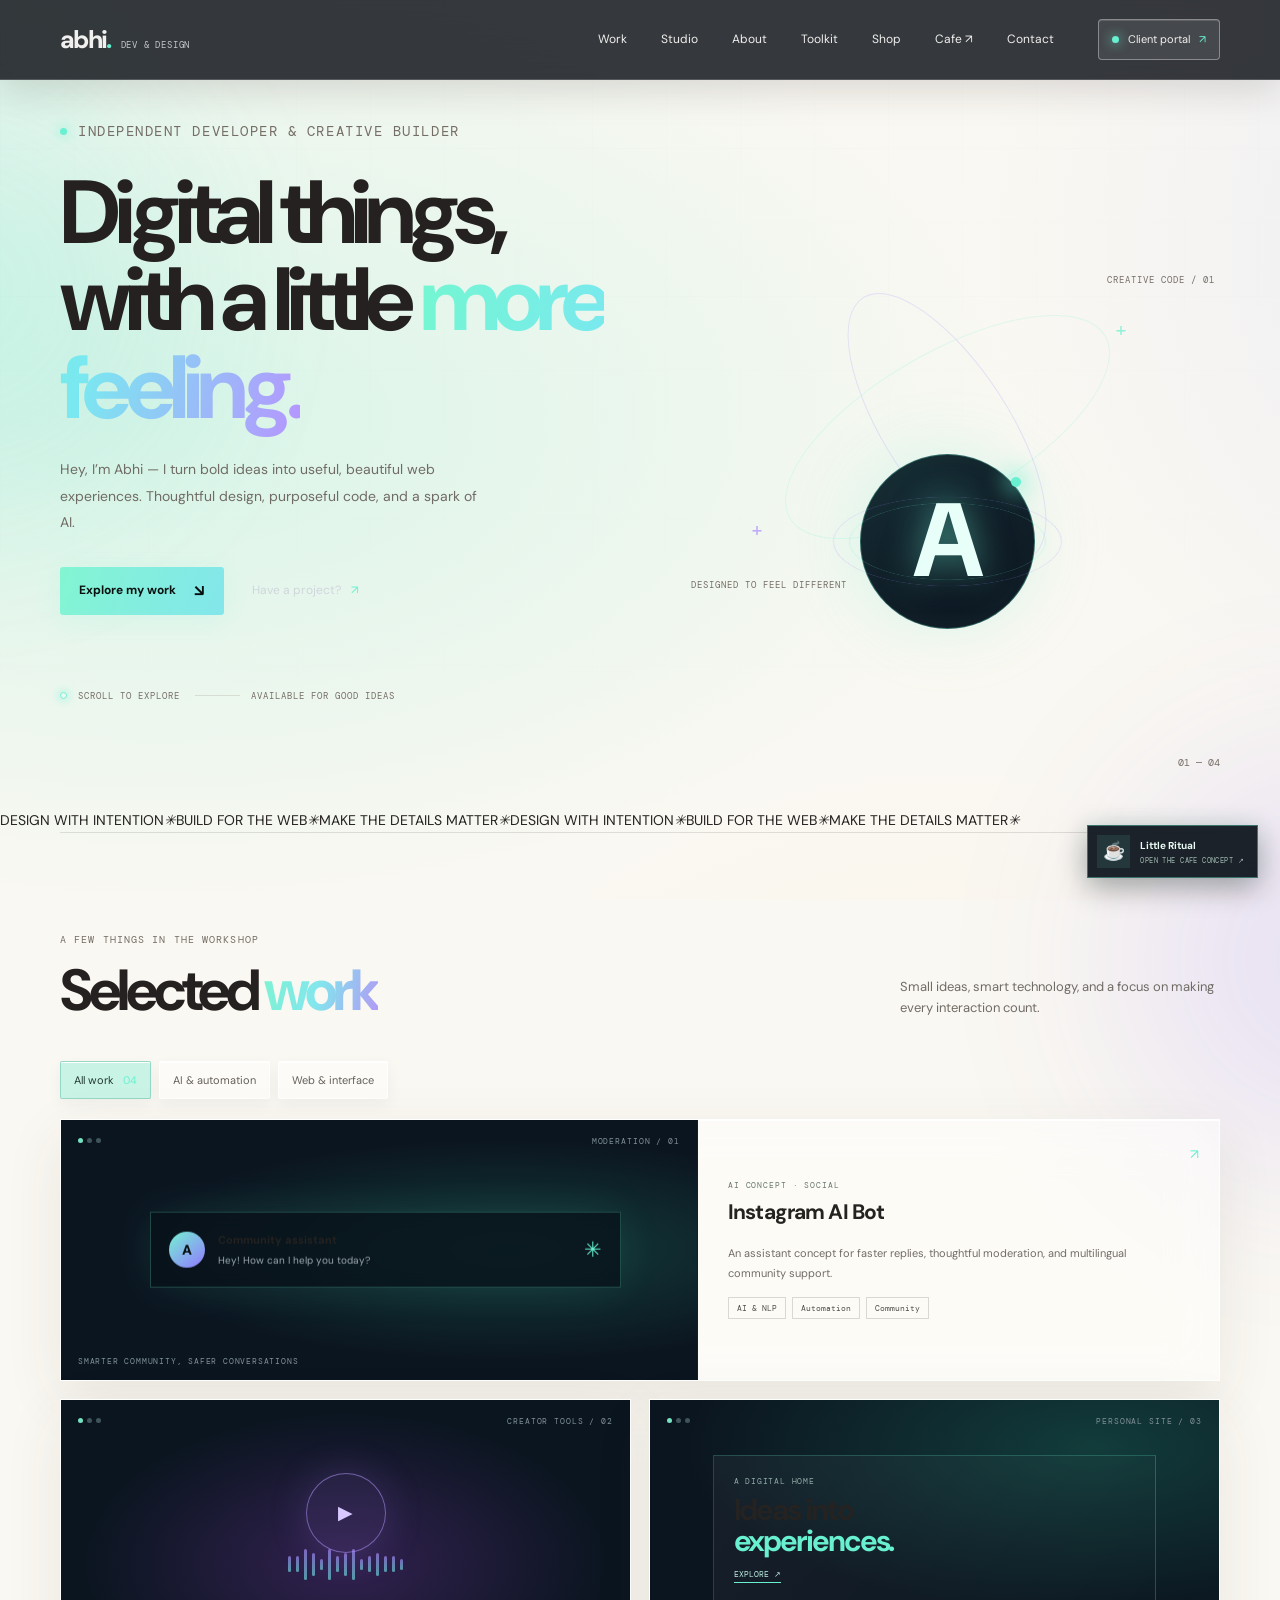
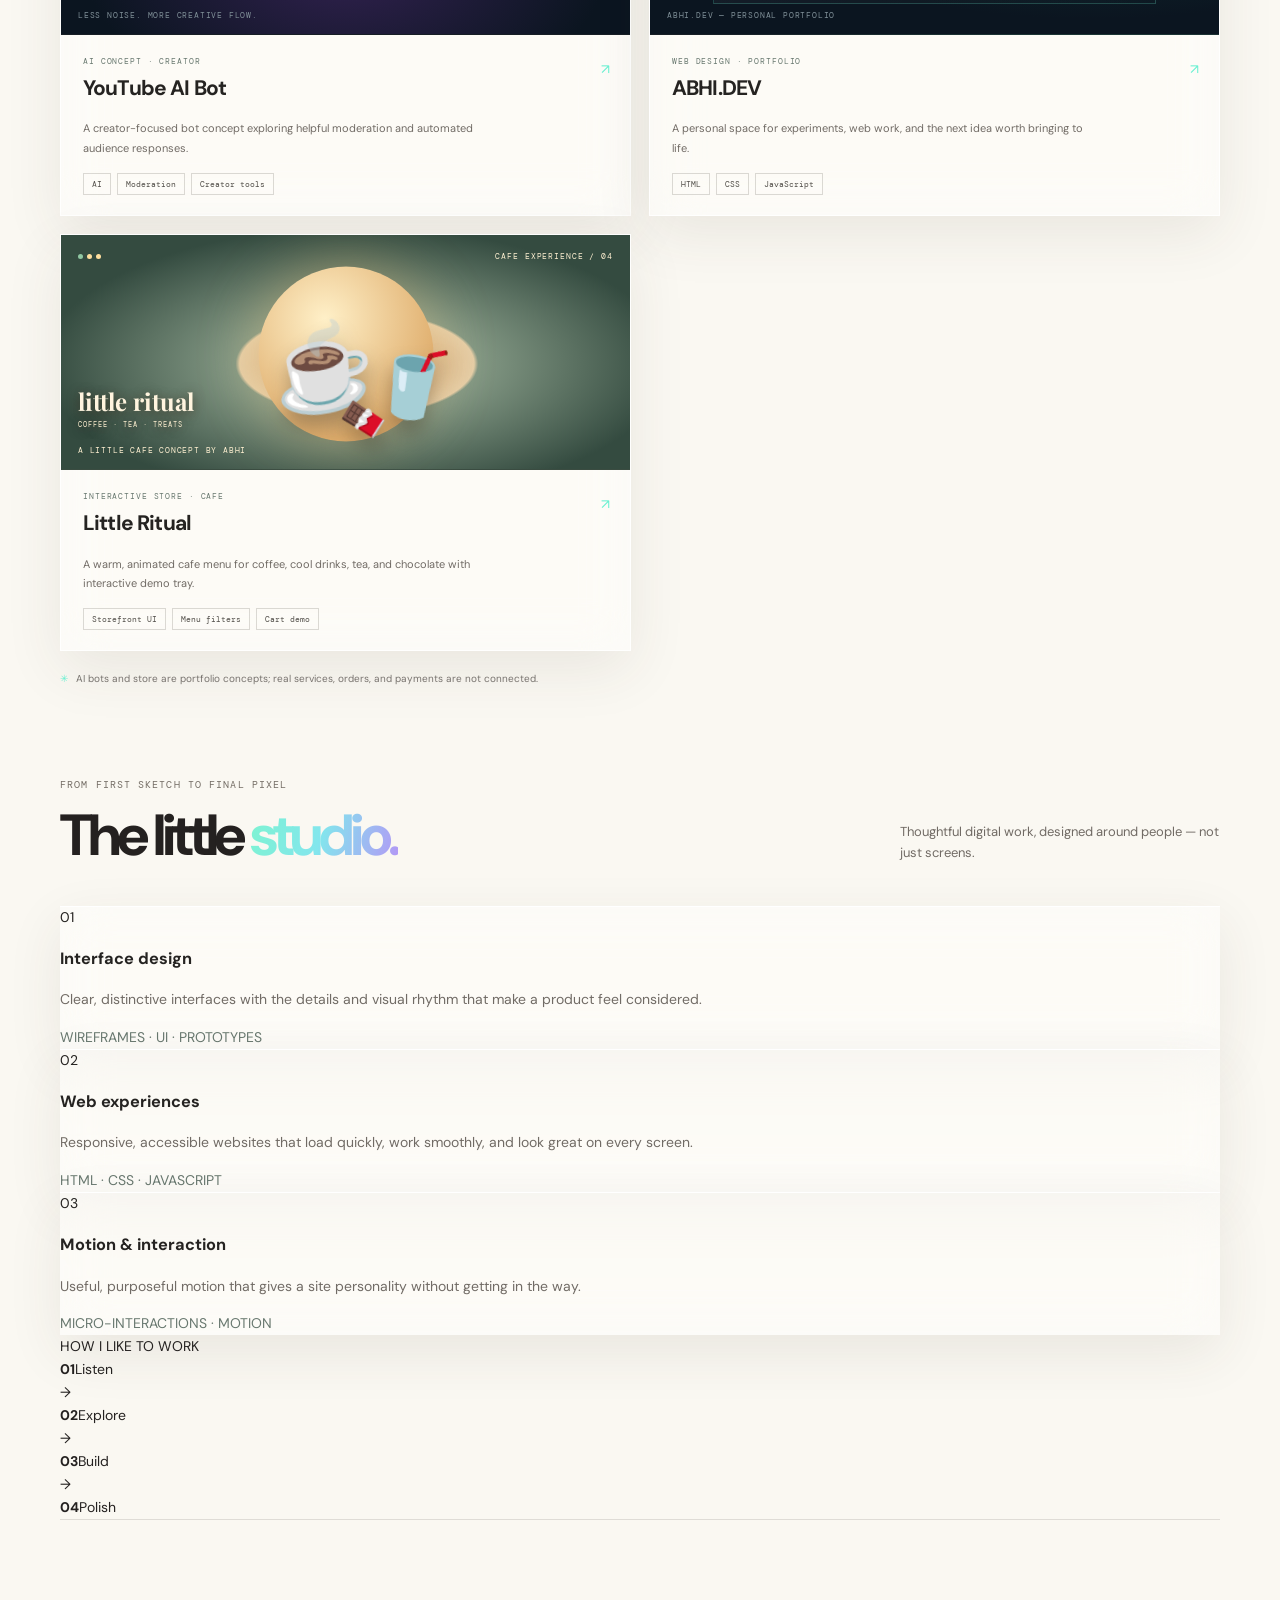
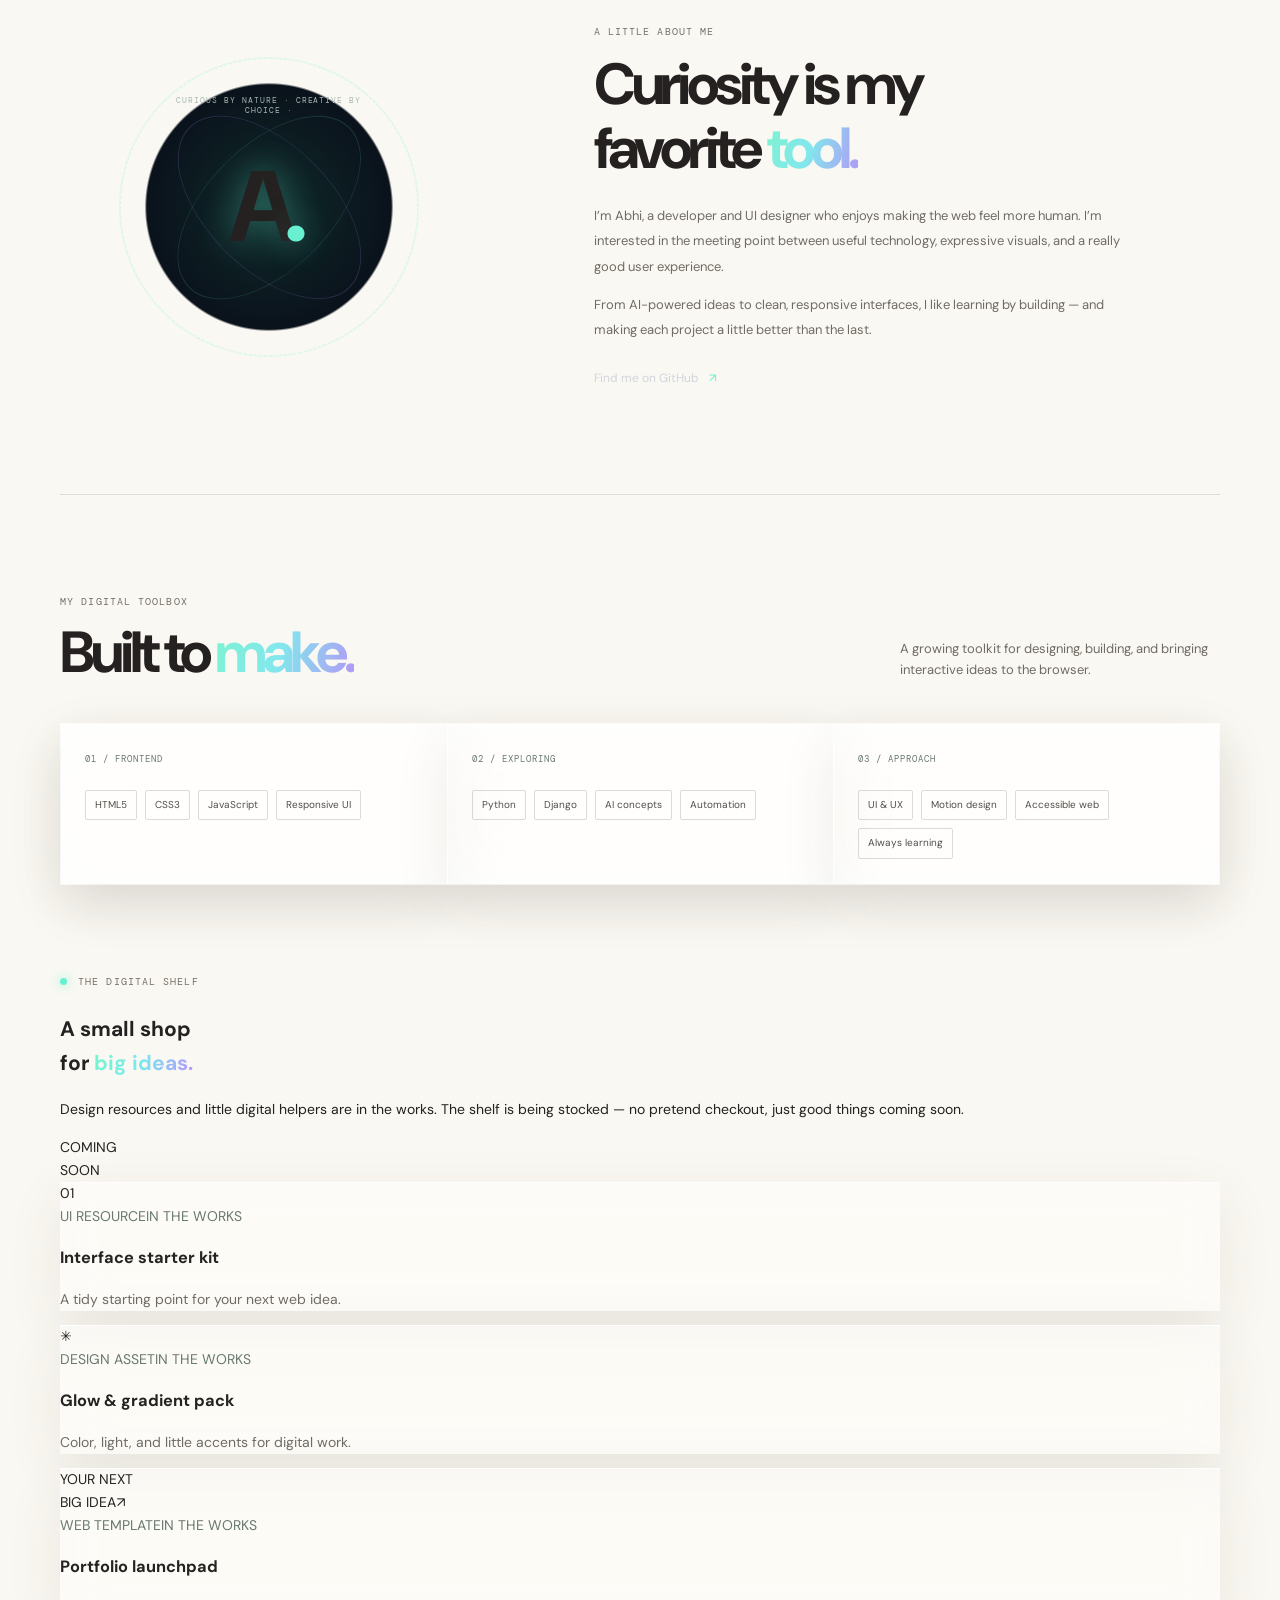
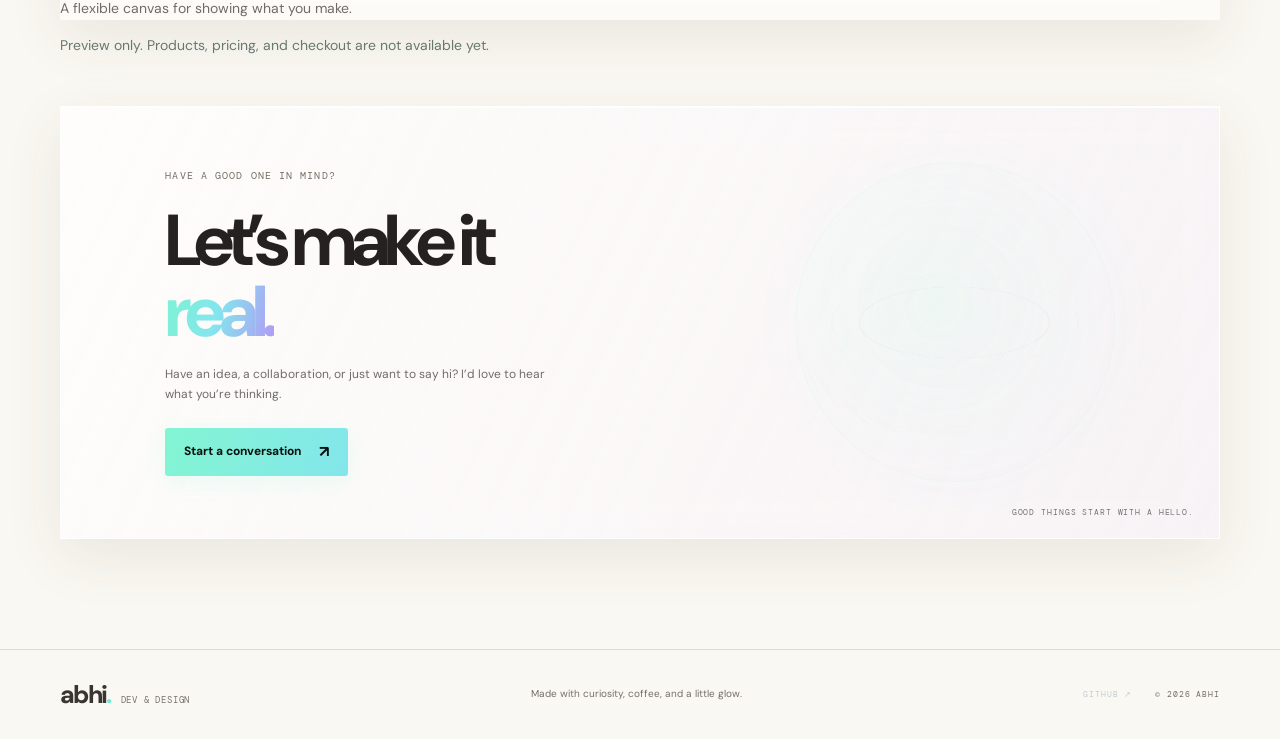
<file: index.html>
<!doctype html>
<html lang="en">
<head>
  <meta charset="utf-8">
  <meta name="viewport" content="width=device-width, initial-scale=1">
  <meta name="theme-color" content="#faf8f2">
  <meta name="description" content="Abhi is a web developer and UI designer creating thoughtful digital experiences, AI-powered concepts, and modern interfaces.">
  <title>Abhi — Digital experiences, built with intent</title>
  <link rel="preconnect" href="https://fonts.googleapis.com">
  <link rel="preconnect" href="https://fonts.gstatic.com" crossorigin>
  <link href="https://fonts.googleapis.com/css2?family=DM+Mono:wght@400;500&family=Manrope:wght@400;500;600;700;800&display=swap" rel="stylesheet">
  <link rel="stylesheet" href="css/styles.css">
  <link rel="stylesheet" href="css/studio.css">
  <link rel="stylesheet" href="css/liquid-glass.css">
  <script>document.documentElement.classList.add('js');</script>
  <script src="js/app.js" defer></script>
  <script src="js/animations.js" defer></script>
  <script src="js/studio.js" defer></script>
</head>
<body>
  <!-- No blocking splash screen: page content is immediately available. -->
  <div class="ambient ambient-one" aria-hidden="true"></div><div class="ambient ambient-two" aria-hidden="true"></div><div class="pointer-glow" aria-hidden="true"></div>
  <header class="site-header"><a class="wordmark" href="#home" aria-label="Abhi home">abhi<span>.</span><small>DEV & DESIGN</small></a><button class="menu-toggle" aria-label="Open navigation" aria-expanded="false" aria-controls="main-nav"><span></span><span></span></button><nav class="main-nav" id="main-nav" aria-label="Main navigation"><a href="#work">Work</a><a href="#studio">Studio</a><a href="#about">About</a><a href="#toolkit">Toolkit</a><a href="#shop">Shop</a><a href="cafe.html">Cafe ↗</a><a href="#contact">Contact</a><button class="nav-portal" type="button" data-open-portal><span class="status-dot"></span> Client portal <span aria-hidden="true">↗</span></button></nav></header>
  <main>
    <section class="hero page-wrap" id="home"><div class="hero-copy reveal"><p class="eyebrow"><span class="status-dot"></span> INDEPENDENT DEVELOPER & CREATIVE BUILDER</p><h1>Digital things,<br>with a little <span class="gradient-text">more feeling.</span></h1><p class="hero-lede">Hey, I’m Abhi — I turn bold ideas into useful, beautiful web experiences. Thoughtful design, purposeful code, and a spark of AI.</p><div class="hero-actions"><a class="button button-primary" href="#work">Explore my work <span aria-hidden="true">↘</span></a><a class="text-link" href="#contact">Have a project? <span aria-hidden="true">↗</span></a></div><div class="hero-footnote"><span class="scroll-indicator"></span> SCROLL TO EXPLORE <span class="footnote-line"></span> AVAILABLE FOR GOOD IDEAS</div></div><div class="hero-art reveal" aria-label="Animated generative neon artwork" role="img"><canvas class="hero-canvas" aria-hidden="true"></canvas><div class="art-grid"></div><div class="orbit orbit-a"></div><div class="orbit orbit-b"></div><div class="art-core"><span>A</span><i></i></div><span class="art-label label-top">CREATIVE CODE / 01</span><span class="art-label label-bottom">DESIGNED TO FEEL DIFFERENT</span><span class="art-cross cross-one">+</span><span class="art-cross cross-two">+</span></div><div class="hero-index" aria-hidden="true">01 — 04</div></section>
    <div class="signal-strip" aria-label="Design and development capabilities"><div class="signal-track"><span>DESIGN WITH INTENTION</span><i>✳</i><span>BUILD FOR THE WEB</span><i>✳</i><span>MAKE THE DETAILS MATTER</span><i>✳</i><span>DESIGN WITH INTENTION</span><i>✳</i><span>BUILD FOR THE WEB</span><i>✳</i><span>MAKE THE DETAILS MATTER</span><i>✳</i></div></div>
    <section class="work-section section-wrap" id="work"><div class="section-heading reveal"><div><p class="eyebrow">A FEW THINGS IN THE WORKSHOP</p><h2>Selected <span class="gradient-text">work</span></h2></div><p>Small ideas, smart technology, and a focus on making every interaction count.</p></div><div class="filters reveal" role="group" aria-label="Filter projects"><button class="filter-chip active" type="button" data-filter="all" aria-pressed="true">All work <span>04</span></button><button class="filter-chip" type="button" data-filter="ai" aria-pressed="false">AI & automation</button><button class="filter-chip" type="button" data-filter="web" aria-pressed="false">Web & interface</button></div><div class="project-grid">
      <article class="project-card project-feature reveal" data-category="ai"><div class="project-visual visual-social"><div class="visual-top"><span class="mini-window"><i></i><i></i><i></i></span><span>MODERATION / 01</span></div><div class="chat-preview"><div class="chat-avatar">A</div><div><span class="chat-name">Community assistant</span><span class="chat-message">Hey! How can I help you today?</span></div><span class="chat-check">✳</span></div><div class="visual-caption">SMARTER COMMUNITY, SAFER CONVERSATIONS</div></div><div class="project-info"><div><p class="project-type">AI CONCEPT · SOCIAL</p><h3>Instagram AI Bot</h3></div><span class="project-arrow" aria-hidden="true">↗</span><p class="project-description">An assistant concept for faster replies, thoughtful moderation, and multilingual community support.</p><div class="tag-row"><span>AI & NLP</span><span>Automation</span><span>Community</span></div></div></article>
      <article class="project-card reveal" data-category="ai"><div class="project-visual visual-video"><div class="visual-top"><span class="mini-window"><i></i><i></i><i></i></span><span>CREATOR TOOLS / 02</span></div><div class="play-orb"><span>▶</span></div><div class="activity-bars"><i></i><i></i><i></i><i></i><i></i><i></i><i></i><i></i><i></i><i></i><i></i><i></i><i></i><i></i><i></i></div><div class="visual-caption">LESS NOISE. MORE CREATIVE FLOW.</div></div><div class="project-info"><div><p class="project-type">AI CONCEPT · CREATOR</p><h3>YouTube AI Bot</h3></div><span class="project-arrow" aria-hidden="true">↗</span><p class="project-description">A creator-focused bot concept exploring helpful moderation and automated audience responses.</p><div class="tag-row"><span>AI</span><span>Moderation</span><span>Creator tools</span></div></div></article>
      <article class="project-card reveal" data-category="web"><div class="project-visual visual-portfolio"><div class="visual-top"><span class="mini-window"><i></i><i></i><i></i></span><span>PERSONAL SITE / 03</span></div><div class="portfolio-mock"><span class="mock-kicker">A DIGITAL HOME</span><b>Ideas into<br><em>experiences.</em></b><span class="mock-button">EXPLORE ↗</span></div><div class="visual-caption">ABHI.DEV — PERSONAL PORTFOLIO</div></div><div class="project-info"><div><p class="project-type">WEB DESIGN · PORTFOLIO</p><h3>ABHI.DEV</h3></div><span class="project-arrow" aria-hidden="true">↗</span><p class="project-description">A personal space for experiments, web work, and the next idea worth bringing to life.</p><div class="tag-row"><span>HTML</span><span>CSS</span><span>JavaScript</span></div></div></article>
      <article class="project-card cafe-project reveal" data-category="web" data-project="little-ritual"><a class="cafe-project-link" href="cafe.html"><div class="project-visual cafe-project-visual"><div class="visual-top"><span class="mini-window"><i></i><i></i><i></i></span><span>CAFE EXPERIENCE / 04</span></div><div class="cafe-project-sun"></div><span class="cafe-project-cup" aria-hidden="true">☕</span><span class="cafe-project-cold" aria-hidden="true">🥤</span><span class="cafe-project-choco" aria-hidden="true">🍫</span><span class="cafe-project-title">little ritual<small>COFFEE · TEA · TREATS</small></span><div class="visual-caption">A LITTLE CAFE CONCEPT BY ABHI</div></div><div class="project-info"><div><p class="project-type">INTERACTIVE STORE · CAFE</p><h3>Little Ritual</h3></div><span class="project-arrow" aria-hidden="true">↗</span><p class="project-description">A warm, animated cafe menu for coffee, cool drinks, tea, and chocolate with interactive demo tray.</p><div class="tag-row"><span>Storefront UI</span><span>Menu filters</span><span>Cart demo</span></div></div></a></article>
    </div><p class="project-note reveal"><span>✳</span> AI bots and store are portfolio concepts; real services, orders, and payments are not connected.</p></section>
    <section class="studio-section section-wrap" id="studio"><div class="section-heading reveal"><div><p class="eyebrow">FROM FIRST SKETCH TO FINAL PIXEL</p><h2>The little <span class="gradient-text">studio.</span></h2></div><p>Thoughtful digital work, designed around people — not just screens.</p></div><div class="service-grid"><article class="service-card reveal"><span class="service-index">01</span><div class="service-icon icon-design"><i></i><i></i><i></i><i></i></div><h3>Interface design</h3><p>Clear, distinctive interfaces with the details and visual rhythm that make a product feel considered.</p><span class="service-foot">WIREFRAMES · UI · PROTOTYPES</span></article><article class="service-card reveal"><span class="service-index">02</span><div class="service-icon icon-build"><i></i><i></i><i></i></div><h3>Web experiences</h3><p>Responsive, accessible websites that load quickly, work smoothly, and look great on every screen.</p><span class="service-foot">HTML · CSS · JAVASCRIPT</span></article><article class="service-card reveal"><span class="service-index">03</span><div class="service-icon icon-motion"><i></i><i></i><i></i></div><h3>Motion & interaction</h3><p>Useful, purposeful motion that gives a site personality without getting in the way.</p><span class="service-foot">MICRO-INTERACTIONS · MOTION</span></article></div><div class="process-row reveal"><span class="process-label">HOW I LIKE TO WORK</span><div><b>01</b><span>Listen</span></div><i>→</i><div><b>02</b><span>Explore</span></div><i>→</i><div><b>03</b><span>Build</span></div><i>→</i><div><b>04</b><span>Polish</span></div></div></section>
    <section class="about-section section-wrap" id="about"><div class="about-stamp reveal"><div class="stamp-orbit"><span>CURIOUS BY NATURE · CREATIVE BY CHOICE · </span></div><div class="stamp-center">A<span>.</span></div></div><div class="about-copy reveal"><p class="eyebrow">A LITTLE ABOUT ME</p><h2>Curiosity is my<br>favorite <span class="gradient-text">tool.</span></h2><p>I’m Abhi, a developer and UI designer who enjoys making the web feel more human. I’m interested in the meeting point between useful technology, expressive visuals, and a really good user experience.</p><p>From AI-powered ideas to clean, responsive interfaces, I like learning by building — and making each project a little better than the last.</p><a class="text-link" href="https://github.com/AbhiWebDesigner" target="_blank" rel="noreferrer">Find me on GitHub <span aria-hidden="true">↗</span></a></div></section>
    <section class="toolkit-section section-wrap" id="toolkit"><div class="section-heading reveal"><div><p class="eyebrow">MY DIGITAL TOOLBOX</p><h2>Built to <span class="gradient-text">make.</span></h2></div><p>A growing toolkit for designing, building, and bringing interactive ideas to the browser.</p></div><div class="toolkit-grid reveal"><div class="tool-group"><span class="tool-number">01 / FRONTEND</span><div class="tool-list"><span>HTML5</span><span>CSS3</span><span>JavaScript</span><span>Responsive UI</span></div></div><div class="tool-group"><span class="tool-number">02 / EXPLORING</span><div class="tool-list"><span>Python</span><span>Django</span><span>AI concepts</span><span>Automation</span></div></div><div class="tool-group"><span class="tool-number">03 / APPROACH</span><div class="tool-list"><span>UI & UX</span><span>Motion design</span><span>Accessible web</span><span>Always learning</span></div></div></div></section>
    <section class="shop-section section-wrap" id="shop"><div class="shop-header reveal"><div><p class="eyebrow"><span class="status-dot"></span> THE DIGITAL SHELF</p><h2>A small shop<br>for <span class="gradient-text">big ideas.</span></h2><p>Design resources and little digital helpers are in the works. The shelf is being stocked — no pretend checkout, just good things coming soon.</p></div><div class="shop-orbit" aria-hidden="true"><span>COMING<br>SOON</span><i></i></div></div><div class="shelf-grid"><article class="shelf-card reveal"><div class="shelf-art shelf-art-one"><div class="resource-window"><div class="resource-dots"><i></i><i></i><i></i></div><div class="resource-lines"><i></i><i></i><i></i></div><span>01</span></div></div><div class="shelf-meta"><span>UI RESOURCE</span><span>IN THE WORKS</span></div><h3>Interface starter kit</h3><p>A tidy starting point for your next web idea.</p></article><article class="shelf-card reveal"><div class="shelf-art shelf-art-two"><div class="resource-orbit"><span>✳</span></div><div class="color-swatches"><i></i><i></i><i></i><i></i></div></div><div class="shelf-meta"><span>DESIGN ASSET</span><span>IN THE WORKS</span></div><h3>Glow & gradient pack</h3><p>Color, light, and little accents for digital work.</p></article><article class="shelf-card reveal"><div class="shelf-art shelf-art-three"><div class="template-card"><span>YOUR NEXT<br>BIG IDEA</span><i>↗</i></div></div><div class="shelf-meta"><span>WEB TEMPLATE</span><span>IN THE WORKS</span></div><h3>Portfolio launchpad</h3><p>A flexible canvas for showing what you make.</p></article></div><p class="shop-disclaimer reveal">Preview only. Products, pricing, and checkout are not available yet.</p></section>
    <section class="contact-section section-wrap" id="contact"><div class="contact-card reveal"><div class="contact-orb" aria-hidden="true"></div><p class="eyebrow">HAVE A GOOD ONE IN MIND?</p><h2>Let’s make it<br><span class="gradient-text">real.</span></h2><p>Have an idea, a collaboration, or just want to say hi? I’d love to hear what you’re thinking.</p><a class="button button-primary" href="https://github.com/AbhiWebDesigner" target="_blank" rel="noreferrer">Start a conversation <span aria-hidden="true">↗</span></a><span class="contact-coord">GOOD THINGS START WITH A HELLO.</span></div></section>
  </main>
  <footer class="site-footer"><a class="wordmark" href="#home">abhi<span>.</span><small>DEV & DESIGN</small></a><p>Made with curiosity, coffee, and a little glow.</p><div><a href="https://github.com/AbhiWebDesigner" target="_blank" rel="noreferrer">GITHUB ↗</a><span>© <span id="year">2026</span> ABHI</span></div></footer>
  <dialog class="portal-dialog" id="portal-dialog" aria-labelledby="portal-title"><button class="dialog-close" type="button" aria-label="Close dialog">×</button><span class="portal-icon">A<span>.</span></span><p class="eyebrow">A LITTLE PREVIEW</p><h2 id="portal-title">Client portal</h2><p class="portal-copy">A dedicated client workspace is on the roadmap. There’s no sign-in system connected here yet.</p><div class="portal-note"><span class="status-dot"></span> PRIVATE ACCESS IS NOT CONFIGURED</div><button class="button button-primary dialog-done" type="button">Sounds good <span aria-hidden="true">✓</span></button></dialog>
</body>
</html>
</file>
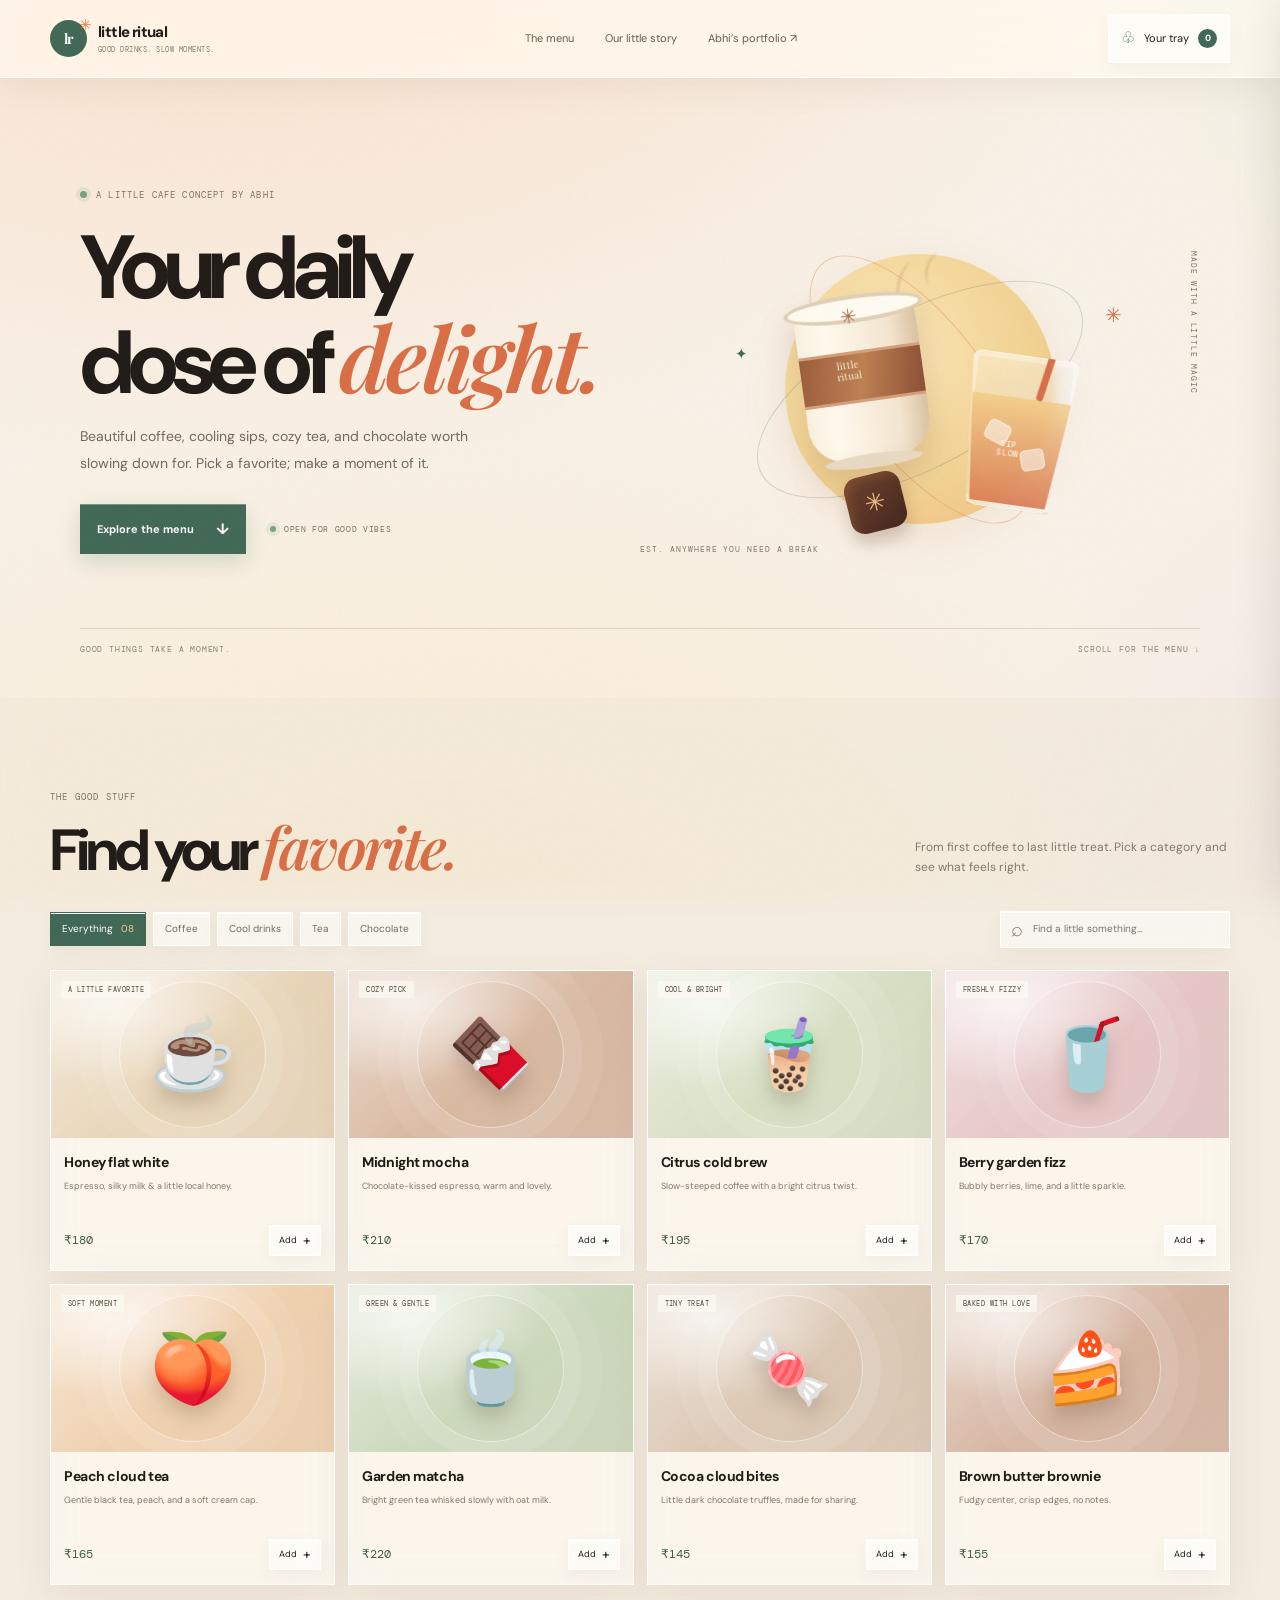
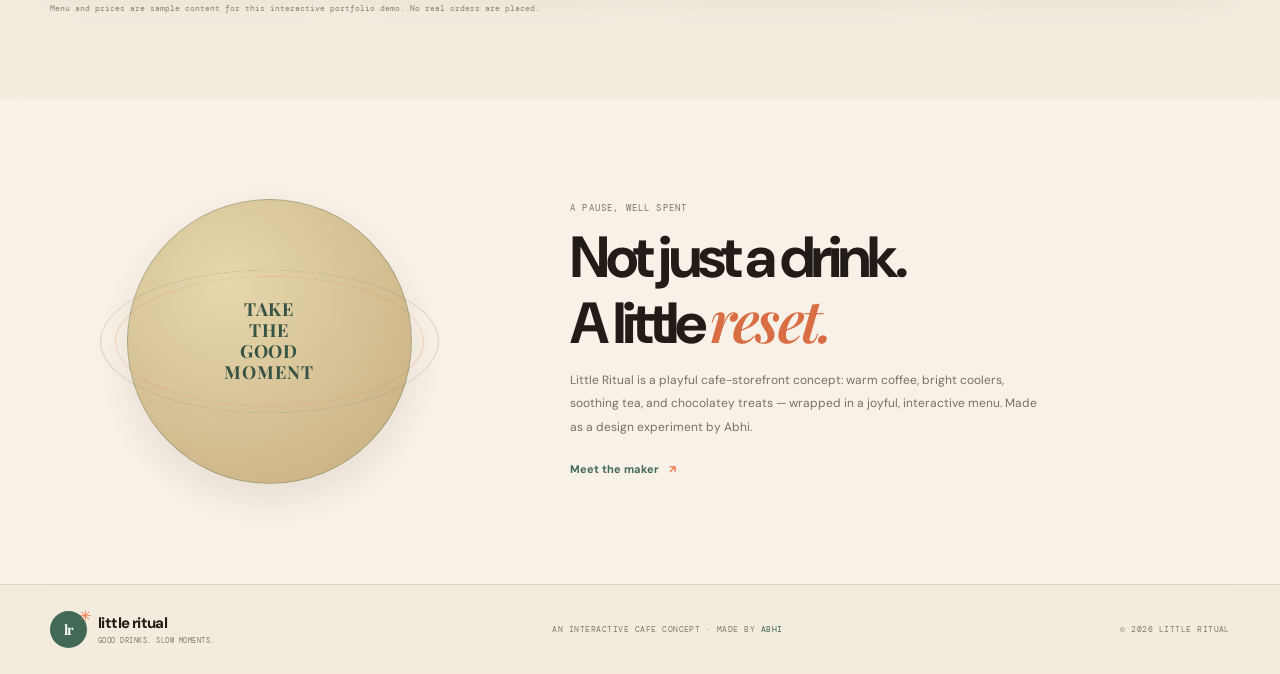
<file: cafe.html>
<!doctype html>
<html lang="en">
<head>
  <meta charset="utf-8">
  <meta name="viewport" content="width=device-width, initial-scale=1">
  <meta name="theme-color" content="#10100f">
  <meta name="description" content="A playful cafe menu concept for coffee, tea, cool drinks, and chocolate treats.">
  <title>Little Ritual — Coffee, tea & treats</title>
  <link rel="preconnect" href="https://fonts.googleapis.com">
  <link rel="preconnect" href="https://fonts.gstatic.com" crossorigin>
  <link href="https://fonts.googleapis.com/css2?family=DM+Mono:wght@400;500&family=DM+Sans:wght@400;500;600;700;800&family=Playfair+Display:wght@600;700&display=swap" rel="stylesheet">
  <link rel="stylesheet" href="css/cafe.css">
  <script src="js/cafe.js" defer></script>
</head>
<body>
  <div class="cafe-grain" aria-hidden="true"></div>
  <header class="cafe-header"><a class="cafe-brand" href="cafe.html"><span class="brand-mark">lr<span>✳</span></span><span>little ritual<small>GOOD DRINKS. SLOW MOMENTS.</small></span></a><nav class="cafe-nav" aria-label="Cafe navigation"><a href="#menu">The menu</a><a href="#story">Our little story</a><a href="index.html">Abhi’s portfolio ↗</a></nav><button class="cart-trigger" type="button" aria-controls="cart-panel" aria-expanded="false"><span aria-hidden="true">♧</span> <span class="cart-label">Your tray</span><b id="cart-count">0</b></button></header>
  <main>
    <section class="cafe-hero"><div class="hero-copy"><span class="kicker"><i></i> A LITTLE CAFE CONCEPT BY ABHI</span><h1>Your daily<br>dose of <em>delight.</em></h1><p>Beautiful coffee, cooling sips, cozy tea, and chocolate worth slowing down for. Pick a favorite; make a moment of it.</p><div class="hero-links"><a class="cafe-button" href="#menu">Explore the menu <span>↓</span></a><span class="open-note"><i></i> OPEN FOR GOOD VIBES</span></div></div><div class="hero-scene" aria-label="Illustration of a coffee, iced drink and chocolate" role="img"><div class="sun-disc"></div><div class="scene-ring ring-a"></div><div class="scene-ring ring-b"></div><div class="steam steam-one"></div><div class="steam steam-two"></div><div class="drink hot-drink"><span class="drink-foam">✳</span><span class="cup-sleeve"></span><span class="cup-label">little<br>ritual</span><span class="cup-base"></span></div><div class="drink cold-drink"><span class="ice ice-one"></span><span class="ice ice-two"></span><span class="straw"></span><span class="cold-liquid"></span><span class="cold-label">SIP<br>SLOW</span></div><div class="choco-piece">✳</div><span class="scene-note note-one">MADE WITH A LITTLE MAGIC</span><span class="scene-note note-two">EST. ANYWHERE YOU NEED A BREAK</span><span class="sparkle sparkle-a">✳</span><span class="sparkle sparkle-b">✦</span></div><div class="hero-bottom"><span>GOOD THINGS TAKE A MOMENT.</span><span>SCROLL FOR THE MENU ↓</span></div></section>
    <section class="menu-section" id="menu"><div class="menu-heading"><div><span class="kicker">THE GOOD STUFF</span><h2>Find your <em>favorite.</em></h2></div><p>From first coffee to last little treat. Pick a category and see what feels right.</p></div><div class="menu-tools"><div class="category-tabs" role="group" aria-label="Filter menu"><button class="category-tab active" data-category="all" aria-pressed="true">Everything <span>08</span></button><button class="category-tab" data-category="coffee" aria-pressed="false">Coffee</button><button class="category-tab" data-category="coolers" aria-pressed="false">Cool drinks</button><button class="category-tab" data-category="tea" aria-pressed="false">Tea</button><button class="category-tab" data-category="chocolate" aria-pressed="false">Chocolate</button></div><label class="menu-search"><span aria-hidden="true">⌕</span><input id="menu-search" type="search" placeholder="Find a little something…" aria-label="Search menu"></label></div><div class="product-grid" id="product-grid" aria-live="polite"></div><p class="empty-state" id="empty-state" hidden>No treats found. Try another search or category.</p><p class="menu-note">Menu and prices are sample content for this interactive portfolio demo. No real orders are placed.</p></section>
    <section class="cafe-story" id="story"><div class="story-orb" aria-hidden="true"><span>TAKE<br>THE<br>GOOD<br>MOMENT</span></div><div><span class="kicker">A PAUSE, WELL SPENT</span><h2>Not just a drink.<br>A little <em>reset.</em></h2><p>Little Ritual is a playful cafe-storefront concept: warm coffee, bright coolers, soothing tea, and chocolatey treats — wrapped in a joyful, interactive menu. Made as a design experiment by Abhi.</p><a href="index.html" class="story-link">Meet the maker <span>↗</span></a></div></section>
    <footer class="cafe-footer"><a class="cafe-brand" href="#top"><span class="brand-mark">lr<span>✳</span></span><span>little ritual<small>GOOD DRINKS. SLOW MOMENTS.</small></span></a><span>AN INTERACTIVE CAFE CONCEPT · MADE BY <a href="index.html">ABHI</a></span><span>© <span id="year"></span> LITTLE RITUAL</span></footer>
  </main>
  <div class="cart-scrim" id="cart-scrim"></div><aside class="cart-panel" id="cart-panel" aria-label="Your tray" aria-hidden="true"><div class="cart-head"><div><span class="kicker">YOUR LITTLE LINEUP</span><h2>Your tray <span>✳</span></h2></div><button class="cart-close" type="button" aria-label="Close tray">×</button></div><div class="cart-items" id="cart-items"><div class="cart-empty"><span>☕</span><p>Your tray is taking a little break.</p><small>Add a favorite from the menu to get started.</small></div></div><div class="cart-bottom"><div class="cart-total"><span>DEMO SUBTOTAL</span><b id="cart-total">₹0</b></div><button class="checkout-button" type="button" id="demo-checkout">Continue <span>↗</span></button><small>Demo only — checkout and payments are not connected.</small></div></aside>
  <dialog class="demo-dialog" id="demo-dialog"><button class="demo-close" type="button" aria-label="Close">×</button><span class="demo-icon">✳</span><span class="kicker">JUST A LITTLE HEADS-UP</span><h2>This is a menu <em>demo.</em></h2><p>Your tray is interactive, but orders, delivery, and payments are not connected. This concept is here to show the experience — not to collect your details.</p><button class="cafe-button" type="button" id="demo-ok">Got it <span>✓</span></button></dialog>
</body>
</html>
</file>
<file: css/styles.css>
@import url('https://fonts.googleapis.com/css2?family=DM+Mono:wght@400;500&family=Manrope:wght@400;500;600;700;800&display=swap');
:root{color-scheme:dark;--bg:#070a12;--panel:#0d121d;--text:#f2f5f7;--muted:#929bab;--line:rgba(193,211,228,.12);--cyan:#68f0d1;--violet:#a88bff;--mono:'DM Mono',monospace;--sans:'Manrope',sans-serif;--wrap:1160px}
*{box-sizing:border-box}html{scroll-behavior:smooth;scroll-padding-top:90px}body{margin:0;background:var(--bg);color:var(--text);font-family:var(--sans);font-size:15px;line-height:1.7;overflow-x:hidden}body::before{position:fixed;inset:0;content:"";pointer-events:none;z-index:-1;background-image:linear-gradient(rgba(165,190,205,.025) 1px,transparent 1px),linear-gradient(90deg,rgba(165,190,205,.025) 1px,transparent 1px);background-size:74px 74px;mask-image:linear-gradient(to bottom,black,transparent 82%)}a{color:inherit;text-decoration:none}button{font:inherit;color:inherit}.page-wrap,.section-wrap{width:min(var(--wrap),calc(100% - 64px));margin-inline:auto}.ambient{position:absolute;z-index:-1;border-radius:50%;filter:blur(100px);pointer-events:none;opacity:.13}.ambient-one{width:420px;height:420px;top:80px;left:-250px;background:#1edbbd}.ambient-two{width:420px;height:420px;right:-260px;top:750px;background:#7756ff}.pointer-glow{position:fixed;z-index:-1;width:360px;height:360px;left:-180px;top:-180px;border-radius:50%;background:radial-gradient(circle,rgba(77,236,198,.065),transparent 68%);pointer-events:none;transition:transform .12s linear}
.loader{position:fixed;z-index:1000;inset:0;display:grid;place-content:center;justify-items:center;gap:14px;background:#070a12;transition:opacity .55s,visibility .55s}.loader.done{opacity:0;visibility:hidden}.loader-mark{font-size:56px;font-weight:800;letter-spacing:-.08em}.loader-mark span,.wordmark>span,.stamp-center span,.portal-icon span{color:var(--cyan)}.loader-line{width:120px;height:2px;background:#222b37;overflow:hidden}.loader-line i{display:block;width:45%;height:100%;background:var(--cyan);animation:load 1s ease-in-out infinite alternate}.loader-label,.eyebrow,.tool-number,.project-type,.art-label,.visual-top,.visual-caption,.hero-footnote,.contact-coord,.portal-note,.site-footer>div{font:10px var(--mono);letter-spacing:.11em;color:var(--muted)}@keyframes load{to{transform:translateX(125%)}}
.site-header{position:sticky;z-index:20;top:0;width:100%;height:80px;padding:0 max(32px,calc((100vw - var(--wrap))/2));display:flex;align-items:center;justify-content:space-between;border-bottom:1px solid rgba(193,211,228,.07);background:rgba(7,10,18,.78);backdrop-filter:blur(20px)}.wordmark{display:flex;align-items:baseline;font-size:25px;font-weight:800;letter-spacing:-1.7px}.wordmark small{font:9px var(--mono);letter-spacing:.09em;color:var(--muted);margin-left:10px}.main-nav{display:flex;gap:34px;align-items:center}.main-nav>a{font-size:12px;color:#bdc4d0;transition:color .2s}.main-nav>a:hover,.text-link:hover{color:var(--cyan)}.nav-portal{display:flex;align-items:center;gap:9px;margin-left:10px;padding:10px 13px;border:1px solid var(--line);border-radius:4px;background:rgba(255,255,255,.025);font-size:11px;cursor:pointer;transition:border-color .2s,box-shadow .2s}.nav-portal:hover{border-color:rgba(104,240,209,.5);box-shadow:0 0 20px #68f0d122}.nav-portal>span:last-child{color:var(--cyan)}.status-dot{width:7px;height:7px;display:inline-block;border-radius:50%;background:var(--cyan);box-shadow:0 0 12px #68f0d1;animation:pulse 2s infinite}@keyframes pulse{50%{box-shadow:0 0 3px #68f0d1;opacity:.65}}.menu-toggle{display:none}
.hero{min-height:685px;display:grid;grid-template-columns:1.06fr .94fr;align-items:center;position:relative;padding-top:38px;padding-bottom:72px}.hero-copy{position:relative;z-index:2}.eyebrow{display:flex;align-items:center;gap:11px;margin:0 0 24px}.hero h1{font-size:clamp(50px,6.6vw,86px);line-height:1.03;letter-spacing:-.075em;margin:0;max-width:680px}.gradient-text{color:var(--cyan);background:linear-gradient(105deg,#74f6d2 4%,#7ae8f0 48%,#b694ff 100%);-webkit-background-clip:text;background-clip:text;-webkit-text-fill-color:transparent}.hero-lede{max-width:475px;margin:24px 0 0;color:#aab3c0;font-size:15px;line-height:1.9}.hero-actions{display:flex;align-items:center;gap:28px;margin-top:31px}.button{min-height:48px;display:inline-flex;align-items:center;gap:18px;padding:0 19px;border-radius:3px;font-size:12px;font-weight:700;transition:transform .25s,box-shadow .25s}.button:hover{transform:translateY(-3px)}.button-primary{color:#07100f;background:linear-gradient(110deg,#83f5d2,#83e6eb);box-shadow:0 5px 26px #68f0d124}.button-primary:hover{box-shadow:0 8px 34px #68f0d14d}.button-primary span{font-size:16px}.text-link{display:inline-flex;align-items:center;gap:10px;color:#d0d5dc;font-size:12px;transition:color .2s}.text-link span{color:var(--cyan)}.hero-footnote{display:flex;align-items:center;gap:11px;margin-top:75px;font-size:9px}.scroll-indicator{width:7px;height:7px;border:1px solid var(--cyan);border-radius:50%;box-shadow:0 0 10px #68f0d1}.footnote-line{width:45px;height:1px;background:var(--line);margin-left:4px}.hero-art{height:480px;position:relative;display:grid;place-items:center;isolation:isolate}.art-grid{position:absolute;inset:35px;background:linear-gradient(90deg,transparent 49.8%,rgba(104,240,209,.08) 50%,transparent 50.2%),linear-gradient(transparent 49.8%,rgba(104,240,209,.08) 50%,transparent 50.2%);background-size:42px 42px;mask-image:radial-gradient(ellipse,black,transparent 72%)}.art-core{width:175px;height:175px;display:grid;place-items:center;position:relative;border:1px solid #68f0d15e;border-radius:50%;background:radial-gradient(circle at 38% 30%,#162b33,#0d131e 68%);box-shadow:0 0 70px #39e5c52b,inset 0 0 55px #4bd8c51c;animation:float 5s ease-in-out infinite}.art-core:before,.art-core:after{content:"";position:absolute;inset:-12px;border:1px solid #68f0d13d;border-radius:50%;transform:rotateX(67deg) rotate(-23deg)}.art-core:after{inset:-28px;border-color:#a88bff40;transform:rotateX(67deg) rotate(53deg)}.art-core>span{font-size:104px;line-height:1;font-weight:800;letter-spacing:-.12em;color:#e7fff8;text-shadow:0 0 35px #68f0d182;transform:translateX(-5px)}.art-core i{position:absolute;width:10px;height:10px;right:13px;top:22px;border-radius:50%;background:var(--cyan);box-shadow:0 0 22px 6px #68f0d1a0}.orbit{position:absolute;width:365px;height:150px;border:1px solid rgba(104,240,209,.18);border-radius:50%;transform:rotate(-30deg)}.orbit-b{width:310px;height:125px;border-color:#a88bff3a;transform:rotate(57deg)}.art-label{position:absolute;font-size:9px}.label-top{right:1%;top:18%}.label-bottom{left:3%;bottom:16%}.art-cross{position:absolute;color:var(--cyan);font:20px var(--mono);opacity:.7}.cross-one{right:17%;top:27%}.cross-two{left:14%;bottom:26%;color:var(--violet)}@keyframes float{50%{transform:translateY(-9px)}}.hero-index{position:absolute;right:0;bottom:40px;color:#55606c;font:10px var(--mono)}
.work-section,.toolkit-section{padding-top:100px;padding-bottom:90px;border-top:1px solid var(--line)}.section-heading{display:flex;align-items:flex-end;justify-content:space-between;gap:30px;margin-bottom:38px}.section-heading h2,.about-copy h2{margin:0;font-size:clamp(40px,5vw,58px);letter-spacing:-.07em;line-height:1.1}.section-heading .eyebrow{margin-bottom:13px}.section-heading>p{max-width:320px;margin:0 0 4px;color:var(--muted);font-size:13px}.filters{display:flex;gap:8px;margin-bottom:20px}.filter-chip{padding:9px 13px;border:1px solid var(--line);border-radius:2px;background:transparent;color:var(--muted);font-size:11px;cursor:pointer;transition:.2s}.filter-chip span{margin-left:6px;color:var(--cyan)}.filter-chip:hover,.filter-chip.active{border-color:#68f0d171;color:var(--text);background:#68f0d10b}.project-grid{display:grid;grid-template-columns:repeat(2,minmax(0,1fr));gap:18px}.project-card{overflow:hidden;border:1px solid var(--line);background:linear-gradient(140deg,rgba(255,255,255,.035),rgba(255,255,255,.012));transition:border-color .25s,transform .25s,box-shadow .25s}.project-card:hover{transform:translateY(-5px);border-color:#68f0d164;box-shadow:0 12px 45px #0005,0 0 26px #68f0d10b}.project-card[hidden]{display:none}.project-feature{grid-column:span 2;display:grid;grid-template-columns:1.1fr .9fr}.project-visual{height:235px;position:relative;overflow:hidden;border-bottom:1px solid var(--line);background:#0b1520}.project-feature .project-visual{height:100%;min-height:260px;border-bottom:0;border-right:1px solid var(--line)}.visual-top{position:absolute;top:16px;left:17px;right:17px;display:flex;align-items:center;justify-content:space-between;font-size:8px;color:#809098}.mini-window{display:flex;gap:4px}.mini-window i{width:5px;height:5px;border-radius:50%;background:#40545c}.mini-window i:first-child{background:#75e3c2}.visual-caption{position:absolute;bottom:14px;left:17px;font-size:8px;letter-spacing:.1em;color:#809098}.visual-social{background:radial-gradient(ellipse at 70% 50%,#143c3c,#0b1520 60%)}.chat-preview{position:absolute;left:14%;right:12%;top:50%;transform:translateY(-50%);display:flex;gap:13px;align-items:center;padding:18px;background:rgba(9,18,26,.76);border:1px solid #68f0d13d;box-shadow:0 0 45px #68f0d117;backdrop-filter:blur(9px)}.chat-avatar{width:36px;height:36px;border-radius:50%;display:grid;place-items:center;background:linear-gradient(140deg,#75f2d3,#927aff);color:#07100f;font-weight:800}.chat-preview>div:nth-child(2){display:grid;gap:4px}.chat-name{font-size:11px;font-weight:700}.chat-message{font-size:10px;color:#9eabb1}.chat-check{margin-left:auto;color:var(--cyan);font-size:21px}.visual-video{background:radial-gradient(ellipse at 50% 70%,#322150,#0b1520 65%)}.play-orb{position:absolute;top:50%;left:50%;transform:translate(-50%,-55%);width:80px;height:80px;display:grid;place-items:center;border:1px solid #b598ff86;border-radius:50%;background:#ac88ff14;box-shadow:0 0 40px #ac88ff2d;color:#d8c8ff;font-size:19px}.activity-bars{position:absolute;left:17%;right:17%;bottom:52px;height:35px;display:flex;gap:5px;align-items:center;justify-content:center}.activity-bars i{width:3px;height:var(--h,45%);border-radius:4px;background:linear-gradient(var(--violet),#69dddc);opacity:.65;animation:bars 1.3s ease-in-out infinite alternate}.activity-bars i:nth-child(3n){--h:90%;animation-delay:-.5s}.activity-bars i:nth-child(4n){--h:65%;animation-delay:-.9s}.activity-bars i:nth-child(5n){--h:30%;animation-delay:-.3s}@keyframes bars{to{height:18%;opacity:.35}}.visual-portfolio{background:radial-gradient(ellipse at 78% 20%,#123c3b,#0b1520 65%)}.portfolio-mock{position:absolute;inset:55px 11% 30px;padding:20px;border:1px solid #68f0d137;background:linear-gradient(130deg,#ffffff0b,#ffffff01);display:flex;flex-direction:column;justify-content:center}.mock-kicker{font:8px var(--mono);letter-spacing:.1em;color:#91aaa6}.portfolio-mock b{margin:8px 0 12px;font-size:30px;line-height:1.05;letter-spacing:-.07em}.portfolio-mock em{font-style:normal;color:var(--cyan)}.mock-button{align-self:flex-start;border-bottom:1px solid var(--cyan);font:8px var(--mono);padding-bottom:3px;color:#bceee1}.project-info{position:relative;padding:21px 22px 20px}.project-feature .project-info{display:flex;flex-direction:column;justify-content:center;padding:28px 30px}.project-type{margin:0 0 5px;font-size:8px;color:#88daca}.project-info h3{margin:0;font-size:21px;letter-spacing:-.04em}.project-arrow{position:absolute;right:20px;top:23px;color:var(--cyan)}.project-description{max-width:420px;margin:14px 0;color:var(--muted);font-size:11px;line-height:1.8}.tag-row{display:flex;flex-wrap:wrap;gap:6px}.tag-row span{padding:5px 8px;border:1px solid var(--line);color:#aab3bf;font:8px var(--mono)}.project-note{margin:20px 0 0;color:var(--muted);font-size:10px}.project-note span{color:var(--cyan);margin-right:5px}
.about-section{padding:105px 0;display:grid;grid-template-columns:.8fr 1.2fr;align-items:center;gap:10%;border-top:1px solid var(--line);border-bottom:1px solid var(--line)}.about-stamp{position:relative;width:min(300px,80%);aspect-ratio:1;margin:auto;display:grid;place-items:center;border:1px solid #68f0d128;border-radius:50%;background:radial-gradient(circle,#102b2b 0,#0a121b 58%,transparent 59%)}.about-stamp:before,.about-stamp:after{content:"";position:absolute;inset:12%;border:1px solid #68f0d127;border-radius:50%;transform:rotate(45deg) scaleX(.55)}.about-stamp:after{transform:rotate(-45deg) scaleX(.55);border-color:#a88bff34}.stamp-orbit{position:absolute;inset:0;border:1px dashed #68f0d13b;border-radius:50%;animation:spin 35s linear infinite}.stamp-orbit span{position:absolute;top:12%;left:15%;width:70%;text-align:center;color:#a5b7b2;font:8px var(--mono);letter-spacing:.12em}.stamp-center{z-index:1;font-size:100px;font-weight:800;letter-spacing:-.13em;text-shadow:0 0 35px #68f0d164;transform:translateX(-7px)}@keyframes spin{to{transform:rotate(360deg)}}.about-copy .eyebrow{margin-bottom:15px}.about-copy h2{margin-bottom:22px}.about-copy>p:not(.eyebrow){max-width:545px;color:var(--muted);font-size:13px;line-height:1.95}.about-copy .text-link{margin-top:13px}
.toolkit-section{border-top:0}.toolkit-grid{display:grid;grid-template-columns:repeat(3,1fr);border:1px solid var(--line)}.tool-group{padding:22px 24px 25px;min-height:154px}.tool-group+.tool-group{border-left:1px solid var(--line)}.tool-number{font-size:9px;color:#8c9a9e}.tool-list{display:flex;flex-wrap:wrap;gap:8px;margin-top:21px}.tool-list span{padding:6px 9px;border:1px solid var(--line);border-radius:2px;color:#d2d8de;font-size:10px;transition:border-color .2s,color .2s}.tool-list span:hover{color:var(--cyan);border-color:#68f0d166}
.contact-section{padding:35px 0 110px}.contact-card{min-height:390px;position:relative;overflow:hidden;padding:62px 9%;border:1px solid #68f0d12b;background:linear-gradient(115deg,#0d171d,#0a0f19 60%,#121020)}.contact-card:before{content:"";position:absolute;inset:0;background-image:linear-gradient(90deg,transparent 49.9%,#68f0d10a 50%,transparent 50.1%);background-size:56px 100%;mask-image:linear-gradient(90deg,black,transparent 75%);pointer-events:none}.contact-card .eyebrow,.contact-card h2,.contact-card>p:not(.eyebrow),.contact-card .button{position:relative;z-index:1}.contact-card h2{margin:0;font-size:clamp(45px,6vw,72px);line-height:.98;letter-spacing:-.08em}.contact-card>p:not(.eyebrow){max-width:390px;color:var(--muted);font-size:12px;margin:18px 0 23px}.contact-orb{position:absolute;width:320px;height:320px;border-radius:50%;right:9%;top:50%;transform:translateY(-50%);border:1px solid #68f0d12b;background:radial-gradient(circle at 45% 45%,#68f0d125,transparent 70%);box-shadow:inset 0 0 90px #68f0d10c,0 0 70px #68f0d10c;animation:float 5s ease-in-out infinite}.contact-orb:before,.contact-orb:after{content:"";position:absolute;inset:11%;border:1px solid #68f0d12b;border-radius:50%;transform:rotateX(68deg) rotate(-30deg)}.contact-orb:after{inset:20%;transform:rotateX(68deg) rotate(47deg);border-color:#a88bff3a}.contact-coord{position:absolute;right:25px;bottom:21px;font-size:8px}
.site-footer{min-height:90px;padding:20px max(32px,calc((100vw - var(--wrap))/2));border-top:1px solid var(--line);display:flex;align-items:center;justify-content:space-between;gap:20px}.site-footer>p{color:var(--muted);font-size:10px}.site-footer>div{display:flex;gap:23px;font-size:8px}.site-footer>div a{color:#c3ccd4}.portal-dialog{width:min(420px,calc(100% - 32px));padding:42px;border:1px solid #68f0d152;background:#0c121c;color:var(--text);box-shadow:0 24px 100px #000b,0 0 55px #68f0d11a}.portal-dialog::backdrop{background:#03060bcc;backdrop-filter:blur(7px)}.dialog-close{position:absolute;right:14px;top:8px;border:0;background:none;color:#aab3bf;font-size:26px;cursor:pointer}.portal-icon{font-size:40px;font-weight:800;letter-spacing:-.1em}.portal-dialog .eyebrow{margin:16px 0 5px}.portal-dialog h2{margin:0;font-size:31px;letter-spacing:-.06em}.portal-copy{color:var(--muted);font-size:12px;line-height:1.8}.portal-note{display:flex;align-items:center;gap:9px;margin:22px 0;font-size:8px}.dialog-done{border:0;cursor:pointer}.js .reveal{opacity:0;transform:translateY(22px);transition:opacity .75s ease,transform .75s cubic-bezier(.2,.7,.2,1)}.js .reveal.is-visible{opacity:1;transform:translateY(0)}
@media(max-width:850px){.hero{min-height:610px;grid-template-columns:1.1fr .9fr}.hero-art{transform:scale(.85);margin-inline:-40px}.hero h1{font-size:clamp(48px,7vw,72px)}.main-nav{gap:20px}.about-section{gap:6%}.contact-orb{right:-2%;opacity:.7}}
@media(max-width:680px){.page-wrap,.section-wrap{width:calc(100% - 40px)}.site-header{height:70px;padding:0 20px}.wordmark{font-size:23px}.menu-toggle{width:40px;height:40px;display:grid;align-content:center;justify-items:center;gap:6px;border:1px solid var(--line);background:transparent;cursor:pointer}.menu-toggle span{width:16px;height:1px;background:var(--text);transition:transform .2s}.menu-toggle[aria-expanded=true] span:first-child{transform:translateY(3.5px) rotate(45deg)}.menu-toggle[aria-expanded=true] span:last-child{transform:translateY(-3.5px) rotate(-45deg)}.main-nav{position:absolute;left:0;right:0;top:69px;display:none;align-items:stretch;gap:0;padding:12px 20px 20px;border-bottom:1px solid var(--line);background:rgba(7,10,18,.97)}.main-nav.open{display:flex;flex-direction:column}.main-nav>a{padding:12px 0;border-bottom:1px solid #ffffff0b}.nav-portal{align-self:flex-start;margin:14px 0 0}.hero{min-height:auto;grid-template-columns:1fr;padding-top:86px;padding-bottom:36px}.hero h1{font-size:clamp(51px,12vw,76px)}.hero-lede{font-size:13px}.hero-art{height:330px;margin:0;transform:none}.art-core{width:136px;height:136px}.art-core>span{font-size:80px}.orbit{width:285px;height:118px}.orbit-b{width:250px;height:105px}.art-grid{inset:20px}.label-top{right:0;top:12%}.label-bottom{left:0;bottom:10%}.hero-footnote{margin-top:33px;font-size:8px}.hero-index{bottom:15px}.work-section,.toolkit-section{padding-top:70px;padding-bottom:66px}.section-heading{display:block;margin-bottom:25px}.section-heading h2,.about-copy h2{font-size:45px}.section-heading>p{margin-top:13px}.filters{overflow:auto;white-space:nowrap}.filter-chip{flex-shrink:0}.project-grid{grid-template-columns:1fr;gap:13px}.project-feature{grid-column:auto;display:block}.project-feature .project-visual{height:220px;min-height:0;border-right:0;border-bottom:1px solid var(--line)}.project-feature .project-info{padding:20px}.project-info{padding:20px}.about-section{padding:72px 0;grid-template-columns:1fr;gap:45px}.about-stamp{width:min(240px,72%)}.stamp-center{font-size:80px}.toolkit-grid{grid-template-columns:1fr}.tool-group{min-height:auto;padding:20px}.tool-group+.tool-group{border-left:0;border-top:1px solid var(--line)}.tool-list{margin-top:14px}.contact-section{padding:10px 0 70px}.contact-card{min-height:365px;padding:42px 25px}.contact-orb{width:220px;height:220px;right:-55px;top:25%;opacity:.48}.contact-card>p:not(.eyebrow){max-width:290px}.contact-coord{right:15px;bottom:13px;font-size:7px}.site-footer{padding:22px 20px;flex-wrap:wrap}.site-footer>p{order:3;width:100%;margin:0}.site-footer>div{gap:12px}.portal-dialog{padding:34px 27px}}
@media(prefers-reduced-motion:reduce){*,*::before,*::after{scroll-behavior:auto!important;animation-duration:.01ms!important;animation-iteration-count:1!important;transition-duration:.01ms!important}.js .reveal{opacity:1;transform:none}.pointer-glow{display:none}}
</file>
<file: css/studio.css>
/* Integrated cafe project card and persistent cafe shortcut. */
.cafe-project-link{display:block;height:100%;color:inherit;text-decoration:none}.cafe-project-visual{min-height:235px;position:relative;overflow:hidden;background:radial-gradient(ellipse at 52% 55%,#c9945d 0,#e5cda6 28%,#829783 29%,#344b40 75%)}.cafe-project-sun{position:absolute;width:175px;height:175px;left:50%;top:51%;transform:translate(-50%,-50%);border-radius:50%;background:radial-gradient(circle at 38% 30%,#fff0c8,#dfad6c 72%);box-shadow:0 0 60px #efc57965;animation:cafe-card-sun 6s ease-in-out infinite}.cafe-project-cup,.cafe-project-cold,.cafe-project-choco{position:absolute;z-index:2;filter:drop-shadow(0 13px 10px #20160e50);transition:transform .35s}.cafe-project-cup{left:calc(50% - 75px);top:65px;font-size:83px;transform:rotate(-9deg)}.cafe-project-cold{left:calc(50% + 24px);top:94px;font-size:67px;transform:rotate(8deg)}.cafe-project-choco{left:calc(50% - 6px);top:154px;font-size:37px;transform:rotate(-12deg)}.cafe-project:hover .cafe-project-cup{transform:translateY(-7px) rotate(-5deg)}.cafe-project:hover .cafe-project-cold{transform:translateY(-5px) rotate(4deg)}.cafe-project-title{position:absolute;z-index:3;left:17px;bottom:40px;color:#fff4de;font:700 24px var(--serif);text-shadow:0 2px 12px #362315b3}.cafe-project-title small{display:block;margin-top:3px;color:#fff0d2;font:7px var(--mono);letter-spacing:.14em}.cafe-project-visual .visual-top,.cafe-project-visual .visual-caption{z-index:4;color:#fff1d2}.cafe-project-visual .mini-window i{background:#ffdf9e}.cafe-project-visual .mini-window i:first-child{background:#90c7a2}.cafe-launch{position:fixed;z-index:25;right:22px;bottom:22px;display:flex;align-items:center;gap:10px;padding:9px 13px 9px 9px;border:1px solid #68f0d166;background:rgba(9,17,24,.92);color:#eafcf6;box-shadow:0 9px 30px #0005,0 0 24px #68f0d11a;backdrop-filter:blur(12px);transition:transform .2s,border-color .2s}.cafe-launch:hover{transform:translateY(-3px);border-color:#68f0d1}.cafe-launch-icon{width:33px;height:33px;display:grid;place-items:center;background:#68f0d11b;font-size:18px}.cafe-launch b,.cafe-launch small{display:block}.cafe-launch b{font-size:10px}.cafe-launch small{margin-top:2px;color:#9eb8b0;font:7px var(--mono);letter-spacing:.06em}@keyframes cafe-card-sun{50%{transform:translate(-50%,-50%) scale(1.05);box-shadow:0 0 75px #efc5798c}}@media(max-width:680px){.cafe-project-visual{min-height:220px}.cafe-launch{right:12px;bottom:12px}.cafe-launch-icon{width:29px;height:29px}}@media(prefers-reduced-motion:reduce){.cafe-project-sun{animation:none}}
</file>
<file: css/liquid-glass.css>
/* Warm, colorful liquid-glass art direction for the portfolio and cafe pages. */
:root{--glass-edge:rgba(255,255,255,.62);--glass-shadow:0 18px 55px rgba(49,43,35,.10),inset 0 1px 0 rgba(255,255,255,.78)}
html{scroll-behavior:smooth;background:#f8f6f0}
body{position:relative;isolation:isolate;overflow-x:hidden;background-color:#f8f6f0!important;background-image:radial-gradient(ellipse at 9% 17%,rgba(107,229,194,.28),transparent 30%),radial-gradient(ellipse at 83% 18%,rgba(181,153,255,.23),transparent 31%),radial-gradient(ellipse at 70% 79%,rgba(255,165,164,.19),transparent 29%),radial-gradient(ellipse at 23% 82%,rgba(255,213,131,.22),transparent 29%)!important;background-size:180% 180%!important;background-position:0% 50%;background-attachment:fixed!important;animation:warm-aurora 34s ease-in-out infinite alternate!important}
@keyframes warm-aurora{0%{background-position:0% 20%}50%{background-position:70% 60%}100%{background-position:100% 30%}}
/* Original ABHI.DEV portfolio: light editorial canvas like the supplied reference, with a dark glass header. */
body:not(:has(.cafe-header)){color-scheme:light;--text:#211f20;--muted:#77736e;--line:rgba(93,83,70,.15);color:#242120;background-color:#faf8f2!important;background-image:radial-gradient(ellipse at 7% 26%,rgba(111,235,201,.24),transparent 29%),radial-gradient(ellipse at 77% 15%,rgba(156,169,255,.19),transparent 32%),radial-gradient(ellipse at 88% 64%,rgba(247,164,188,.15),transparent 31%),radial-gradient(ellipse at 41% 91%,rgba(255,205,127,.17),transparent 34%)!important}
body:not(:has(.cafe-header)) .site-header{color:#f5f4f2;background:rgba(34,37,42,.91)!important;border-bottom:1px solid rgba(255,255,255,.17)!important;box-shadow:0 10px 38px rgba(32,29,25,.15);backdrop-filter:blur(24px) saturate(155%);-webkit-backdrop-filter:blur(24px) saturate(155%)}
body:not(:has(.cafe-header)) .site-header .wordmark,body:not(:has(.cafe-header)) .site-header .main-nav>a{color:#f1f0ee}
body:not(:has(.cafe-header)) .site-header .wordmark small,body:not(:has(.cafe-header)) .site-header .main-nav>a:hover{color:#c6c7cb}
body:not(:has(.cafe-header)) .nav-portal{color:#f3f2ef;background:rgba(255,255,255,.08)!important;border-color:rgba(255,255,255,.36)!important;box-shadow:inset 0 1px 0 rgba(255,255,255,.15)}
body:not(:has(.cafe-header)) .hero h1,body:not(:has(.cafe-header)) .section-heading h2,body:not(:has(.cafe-header)) .about-copy h2,body:not(:has(.cafe-header)) .contact-card h2{color:#242120}
body:not(:has(.cafe-header)) .hero-lede,body:not(:has(.cafe-header)) .section-heading>p,body:not(:has(.cafe-header)) .about-copy>p:not(.eyebrow),body:not(:has(.cafe-header)) .contact-card>p:not(.eyebrow){color:#716b65}
body:not(:has(.cafe-header)) .eyebrow,body:not(:has(.cafe-header)) .hero-footnote,body:not(:has(.cafe-header)) .art-label,body:not(:has(.cafe-header)) .hero-index{color:#756e66}
body:not(:has(.cafe-header)) .section-heading h2 .gradient-text,body:not(:has(.cafe-header)) .about-copy h2 .gradient-text,body:not(:has(.cafe-header)) .contact-card h2 .gradient-text{filter:saturate(.9)}
body:not(:has(.cafe-header)) .work-section,body:not(:has(.cafe-header)) .studio-section,body:not(:has(.cafe-header)) .about-section,body:not(:has(.cafe-header)) .toolkit-section,body:not(:has(.cafe-header)) .shop-section{border-color:rgba(74,65,57,.15)}
body:not(:has(.cafe-header)) .project-card,body:not(:has(.cafe-header)) .service-card,body:not(:has(.cafe-header)) .shelf-card,body:not(:has(.cafe-header)) .tool-group,body:not(:has(.cafe-header)) .toolkit-grid,body:not(:has(.cafe-header)) .contact-card{color:#252321;background:rgba(255,255,255,.47)!important;border-color:rgba(255,255,255,.82)!important;box-shadow:0 18px 55px rgba(68,59,48,.09),inset 0 1px 0 rgba(255,255,255,.94);backdrop-filter:blur(24px) saturate(145%);-webkit-backdrop-filter:blur(24px) saturate(145%)}
body:not(:has(.cafe-header)) .project-card:hover,body:not(:has(.cafe-header)) .service-card:hover,body:not(:has(.cafe-header)) .shelf-card:hover{border-color:rgba(70,174,151,.55)!important;box-shadow:0 20px 55px rgba(55,47,38,.14),0 0 30px rgba(91,209,183,.13)}
body:not(:has(.cafe-header)) .project-info h3,body:not(:has(.cafe-header)) .service-card h3,body:not(:has(.cafe-header)) .shelf-card h3{color:#252321}
body:not(:has(.cafe-header)) .project-description,body:not(:has(.cafe-header)) .service-card p,body:not(:has(.cafe-header)) .shelf-card p{color:#716b65}
body:not(:has(.cafe-header)) .project-type,body:not(:has(.cafe-header)) .tool-number,body:not(:has(.cafe-header)) .service-foot,body:not(:has(.cafe-header)) .shelf-meta,body:not(:has(.cafe-header)) .shop-disclaimer{color:#68786f}
body:not(:has(.cafe-header)) .tag-row span,body:not(:has(.cafe-header)) .tool-list span{color:#514e49;border-color:rgba(83,77,68,.2)}
body:not(:has(.cafe-header)) .filters{border-color:transparent!important;background:transparent!important;box-shadow:none}
body:not(:has(.cafe-header)) .filter-chip{color:#655f58;background:rgba(255,255,255,.48)!important;border-color:rgba(255,255,255,.85)!important;box-shadow:0 5px 16px rgba(46,39,32,.05),inset 0 1px 0 white}
body:not(:has(.cafe-header)) .filter-chip.active,body:not(:has(.cafe-header)) .filter-chip:hover{color:#233b34;background:rgba(115,236,205,.36)!important;border-color:rgba(75,173,149,.4)!important}
body:not(:has(.cafe-header)) .contact-card{background:linear-gradient(115deg,rgba(255,255,255,.70),rgba(244,239,250,.57))!important}
body:not(:has(.cafe-header)) .contact-orb{opacity:.55}
body:not(:has(.cafe-header)) .site-footer{color:#393632;border-color:rgba(74,65,57,.17)}
body:not(:has(.cafe-header)) .site-footer>p,body:not(:has(.cafe-header)) .site-footer>div span{color:#746e68}
body:not(:has(.cafe-header)) .portal-dialog{color:#282523;background:rgba(250,248,243,.88);border-color:rgba(255,255,255,.86);box-shadow:0 25px 90px rgba(39,34,28,.2);backdrop-filter:blur(28px) saturate(150%);-webkit-backdrop-filter:blur(28px) saturate(150%)}
body:not(:has(.cafe-header)) .portal-dialog .portal-copy{color:#716b65}
body:not(:has(.cafe-header)) .menu-toggle{border-color:rgba(255,255,255,.3)}
body:not(:has(.cafe-header)) .menu-toggle span{background:#fff}
/* Cafe concept gets the same fluid pastel ambience and translucent surfaces. */
body:has(.cafe-header){color-scheme:light;background-color:#f8f1e7!important;background-image:radial-gradient(ellipse at 10% 12%,rgba(255,173,119,.28),transparent 32%),radial-gradient(ellipse at 84% 17%,rgba(133,195,154,.25),transparent 31%),radial-gradient(ellipse at 75% 77%,rgba(207,163,232,.23),transparent 31%),radial-gradient(ellipse at 19% 84%,rgba(255,214,129,.25),transparent 32%)!important}
.cafe-header{background:rgba(255,251,244,.67)!important;border-bottom-color:rgba(255,255,255,.9)!important;box-shadow:0 8px 35px rgba(92,70,44,.08);backdrop-filter:blur(25px) saturate(160%);-webkit-backdrop-filter:blur(25px) saturate(160%)}
.cart-trigger,.category-tab,.menu-search,.add-button{background-color:rgba(255,255,255,.50);border-color:rgba(255,255,255,.86);box-shadow:0 6px 18px rgba(84,67,45,.05),inset 0 1px 0 white;backdrop-filter:blur(18px);-webkit-backdrop-filter:blur(18px)}
.menu-section{background:rgba(239,231,216,.48)!important;backdrop-filter:blur(12px);-webkit-backdrop-filter:blur(12px)}
.product-card{background:rgba(255,252,247,.62)!important;border-color:rgba(255,255,255,.9)!important;box-shadow:0 12px 35px rgba(102,74,43,.09),inset 0 1px 0 white;backdrop-filter:blur(22px) saturate(145%);-webkit-backdrop-filter:blur(22px) saturate(145%)}
.product-card:hover{box-shadow:0 18px 42px rgba(102,74,43,.15),0 0 24px rgba(255,255,255,.7)}
.product-art{background-image:linear-gradient(140deg,rgba(255,255,255,.35),transparent 55%,rgba(255,255,255,.13)),radial-gradient(ellipse at 20% 20%,rgba(255,255,255,.65),transparent 42%);background-color:var(--art-bg,#e9e1d3)}
.cart-panel{background:rgba(255,251,244,.88)!important;border-left:1px solid white;backdrop-filter:blur(30px) saturate(150%);-webkit-backdrop-filter:blur(30px) saturate(150%)}
.demo-dialog{background:rgba(255,251,244,.92)!important;border-color:white;backdrop-filter:blur(26px) saturate(150%);-webkit-backdrop-filter:blur(26px) saturate(150%)}
.cafe-footer{background:rgba(239,231,216,.58)!important;backdrop-filter:blur(18px);-webkit-backdrop-filter:blur(18px)}
.cafe-button,.checkout-button{box-shadow:0 8px 22px rgba(53,92,67,.18),inset 0 1px 0 rgba(255,255,255,.28)}
@media(prefers-reduced-motion:reduce){body{animation:none!important;background-position:50% 50%!important}}
@supports not (backdrop-filter:blur(1px)){body:not(:has(.cafe-header)) .site-header{background:rgba(34,37,42,.97)!important}body:not(:has(.cafe-header)) .project-card,body:not(:has(.cafe-header)) .service-card,body:not(:has(.cafe-header)) .shelf-card,body:not(:has(.cafe-header)) .contact-card{background:rgba(255,255,255,.94)!important}.cafe-header,.product-card,.cart-panel{background:rgba(255,251,244,.97)!important}}
</file>
<file: css/cafe.css>
@import url('https://fonts.googleapis.com/css2?family=DM+Mono:wght@400;500&family=DM+Sans:wght@400;500;600;700;800&family=Playfair+Display:wght@600;700&display=swap');
:root{--ink:#221c18;--cream:#f6f1e7;--paper:#fbf8f1;--muted:#83796e;--line:#ded5c7;--orange:#f07849;--green:#426956;--serif:'Playfair Display',Georgia,serif;--sans:'DM Sans',sans-serif;--mono:'DM Mono',monospace}*{box-sizing:border-box}html{scroll-behavior:smooth;scroll-padding-top:90px}body{margin:0;background:var(--paper);color:var(--ink);font:14px/1.65 var(--sans)}a{color:inherit;text-decoration:none}button,input{font:inherit}.cafe-grain{position:fixed;inset:0;pointer-events:none;z-index:10;opacity:.11;background-image:url("data:image/svg+xml,%3Csvg viewBox='0 0 180 180' xmlns='http://www.w3.org/2000/svg'%3E%3Cfilter id='n'%3E%3CfeTurbulence type='fractalNoise' baseFrequency='.9' numOctaves='3' stitchTiles='stitch'/%3E%3C/filter%3E%3Crect width='100%25' height='100%25' filter='url(%23n)' opacity='.15'/%3E%3C/svg%3E")}.cafe-header{height:78px;padding:0 max(30px,calc((100vw - 1180px)/2));display:flex;align-items:center;justify-content:space-between;border-bottom:1px solid var(--line);background:#fbf8f1eF;position:sticky;z-index:15;top:0;backdrop-filter:blur(14px)}.cafe-brand{display:flex;align-items:center;gap:11px;font-size:15px;font-weight:800;letter-spacing:-.04em}.brand-mark{width:37px;height:37px;display:grid;place-items:center;position:relative;border-radius:50%;background:var(--green);color:#fff;font:700 14px var(--serif)}.brand-mark span{position:absolute;right:-4px;top:-5px;color:var(--orange);font:15px var(--sans)}.cafe-brand>span:last-child{display:grid;line-height:1.2}.cafe-brand small{margin-top:4px;color:var(--muted);font:7px var(--mono);letter-spacing:.07em}.cafe-nav{display:flex;align-items:center;gap:31px;color:#625b52;font-size:11px}.cafe-nav a:hover,.story-link:hover{color:#bb5932}.cart-trigger{display:flex;align-items:center;gap:9px;padding:10px 12px;border:1px solid #c8bda9;background:transparent;color:var(--ink);cursor:pointer;font-size:11px;transition:.2s}.cart-trigger:hover{border-color:var(--green);background:#4269560b}.cart-trigger>span:first-child{font-size:16px;color:var(--green)}.cart-trigger b{min-width:19px;height:19px;display:grid;place-items:center;border-radius:50%;background:var(--green);color:white;font-size:9px}
.cafe-hero{min-height:620px;max-width:1180px;padding:84px 30px 32px;margin:auto;display:grid;grid-template-columns:1fr 1fr;align-items:center;position:relative}.hero-copy{position:relative;z-index:2;padding-bottom:35px}.kicker{display:flex;align-items:center;gap:9px;color:#7a7268;font:9px var(--mono);letter-spacing:.13em}.kicker i,.open-note i{width:7px;height:7px;border-radius:50%;background:#79a27c;box-shadow:0 0 0 4px #79a27c20}.hero-copy h1{margin:23px 0 17px;font-size:clamp(58px,7vw,91px);line-height:.98;letter-spacing:-.075em;font-weight:700}.hero-copy h1 em,.menu-heading h2 em,.story-section h2 em,.cafe-story h2 em,.demo-dialog h2 em{font-family:var(--serif);font-weight:600;letter-spacing:-.045em;color:#d96e45}.hero-copy>p{max-width:430px;color:#72685e;font-size:14px;line-height:1.9}.hero-links{display:flex;align-items:center;gap:24px;margin-top:27px}.cafe-button{display:inline-flex;align-items:center;gap:22px;padding:13px 17px;background:var(--green);color:#fff;font-size:11px;font-weight:700;border:0;cursor:pointer;transition:transform .2s,background .2s}.cafe-button:hover{transform:translateY(-3px);background:#314e3e}.cafe-button span{font-size:15px}.open-note{display:flex;align-items:center;gap:8px;color:#777165;font:8px var(--mono);letter-spacing:.08em}.open-note i{width:6px;height:6px}.hero-scene{height:430px;position:relative;display:grid;place-items:center;isolation:isolate}.sun-disc{position:absolute;width:270px;height:270px;border-radius:50%;background:radial-gradient(circle at 38% 36%,#fbe7b9,#f2d394 57%,#edbb7b);box-shadow:0 12px 45px #c38b4e24;animation:sun-breathe 7s ease-in-out infinite}.scene-ring{position:absolute;width:360px;height:155px;border:1px solid #4269563b;border-radius:50%;transform:rotate(-28deg);animation:ring-turn 19s linear infinite}.ring-b{width:320px;height:135px;border-color:#e48a5c70;transform:rotate(53deg);animation-direction:reverse;animation-duration:26s}.drink{position:absolute;filter:drop-shadow(0 18px 15px #7043262c);transition:transform .4s cubic-bezier(.2,.8,.2,1)}.hot-drink{z-index:2;width:122px;height:158px;top:128px;left:29%;border-radius:20px 20px 38px 38px;background:linear-gradient(90deg,#f9f0df 0,#fff9ed 24%,#f3e5cf 77%,#e0c9a9);transform:rotate(-8deg);box-shadow:inset -12px 0 16px #a88b671a}.hot-drink:before{content:"";position:absolute;left:-9px;right:-9px;top:-8px;height:20px;border-radius:50%;background:#fffaf0;border:4px solid #dfcfb6}.drink-foam{position:absolute;z-index:2;top:-3px;left:47px;color:#a66a42;font-size:20px}.cup-sleeve{position:absolute;left:0;right:0;top:48px;height:52px;background:linear-gradient(100deg,#9c5e3b,#bd8053 50%,#8c5035);border-block:3px solid #d3a07b}.cup-label{position:absolute;z-index:2;left:36px;top:56px;color:#fff4df;font:10px/1.1 var(--serif);text-align:center;transform:rotate(-2deg)}.cup-base{position:absolute;bottom:-8px;left:12px;right:12px;height:14px;background:#e8d9c2;border-radius:50%}.cold-drink{z-index:3;width:108px;height:155px;top:181px;right:23%;border-radius:9px 9px 25px 25px;clip-path:polygon(0 0,100% 0,88% 100%,12% 100%);background:linear-gradient(90deg,#fff3d280,#ffffff70);border:1px solid #fff9;backdrop-filter:blur(4px);transform:rotate(8deg);box-shadow:inset 0 0 0 5px #fff5}.cold-liquid{position:absolute;inset:42px 3px 4px;background:linear-gradient(180deg,#f4c778aa,#d97549d9);clip-path:polygon(0 0,100% 0,88% 100%,12% 100%)}.straw{position:absolute;z-index:2;right:25px;top:-42px;width:7px;height:85px;background:#d66f4a;transform:rotate(10deg);border-radius:4px}.ice{position:absolute;z-index:2;width:24px;height:21px;border:1px solid #fff9;background:#fff8;border-radius:5px;transform:rotate(20deg)}.ice-one{top:68px;left:22px}.ice-two{top:91px;right:22px;transform:rotate(-17deg)}.cold-label{position:absolute;z-index:3;top:85px;left:35px;color:white;font:8px/1.15 var(--mono);text-align:center;letter-spacing:.1em}.choco-piece{position:absolute;z-index:4;bottom:73px;left:37%;width:57px;height:57px;display:grid;place-items:center;border-radius:14px;background:linear-gradient(145deg,#70412c,#43271e);box-shadow:inset 5px 5px 10px #b1754940,0 11px 15px #4e291e35;color:#e8b982;font-size:25px;transform:rotate(-14deg);animation:choco-float 5s ease-in-out infinite}.steam{position:absolute;z-index:1;top:87px;left:46%;width:18px;height:44px;border-left:2px solid #ad876468;border-radius:50%;filter:blur(1px);transform:rotate(15deg);animation:steam 3s ease-in-out infinite}.steam-two{left:51%;top:79px;height:33px;animation-delay:-1.2s}.scene-note{position:absolute;color:#807a6e;font:8px var(--mono);letter-spacing:.12em}.note-one{right:1%;top:72px;transform:rotate(90deg) translateX(100%);transform-origin:right}.note-two{left:0;bottom:50px}.sparkle{position:absolute;color:#d96e45;animation:sparkle 3s ease-in-out infinite}.sparkle-a{right:14%;top:125px;font-size:20px}.sparkle-b{left:17%;top:168px;color:var(--green);font-size:15px;animation-delay:-1.5s}.hero-bottom{grid-column:span 2;display:flex;justify-content:space-between;border-top:1px solid var(--line);padding-top:15px;color:#8b8276;font:8px var(--mono);letter-spacing:.1em}@keyframes sun-breathe{50%{transform:scale(1.035);box-shadow:0 15px 60px #c38b4e36}}@keyframes ring-turn{to{transform:rotate(332deg)}}@keyframes choco-float{50%{transform:translateY(-8px) rotate(-8deg)}}@keyframes steam{50%{opacity:.35;transform:translateY(-7px) rotate(-10deg)}}@keyframes sparkle{50%{opacity:.35;transform:scale(.75) rotate(25deg)}}
.menu-section{padding:93px max(30px,calc((100vw - 1180px)/2)) 86px;background:#f0eade}.menu-heading{display:flex;align-items:flex-end;justify-content:space-between;gap:30px}.menu-heading h2,.cafe-story h2{margin:12px 0 0;font-size:clamp(39px,5vw,58px);line-height:1.08;letter-spacing:-.07em}.menu-heading>p{max-width:315px;margin:0 0 4px;color:var(--muted);font-size:12px}.menu-tools{display:flex;align-items:center;justify-content:space-between;gap:20px;margin:29px 0 22px}.category-tabs{display:flex;flex-wrap:wrap;gap:7px}.category-tab{padding:8px 11px;border:1px solid #d5caba;background:transparent;color:#746b60;font-size:10px;cursor:pointer;transition:.2s}.category-tab:hover,.category-tab.active{border-color:var(--green);background:var(--green);color:white}.category-tab span{margin-left:5px;color:#f0c797}.menu-search{width:min(230px,100%);height:37px;display:flex;align-items:center;gap:8px;padding:0 10px;border:1px solid #d5caba;background:#fbf8f1}.menu-search>span{font-size:20px;color:#897c6d}.menu-search input{width:100%;border:0;outline:0;background:transparent;color:var(--ink);font-size:10px}.menu-search:focus-within{border-color:var(--green);box-shadow:0 0 0 3px #42695616}.product-grid{display:grid;grid-template-columns:repeat(4,minmax(0,1fr));gap:13px}.product-card{overflow:hidden;border:1px solid #ded5c7;background:var(--paper);transition:transform .25s,box-shadow .25s,border-color .25s;animation:product-in .42s both}.product-card:hover{transform:translateY(-5px);border-color:#b4a58c;box-shadow:0 12px 25px #4a3b2312}.product-art{height:167px;position:relative;display:grid;place-items:center;overflow:hidden;background:var(--art-bg,#e9e1d3)}.product-art:before{content:"";position:absolute;width:145px;height:145px;border:1px solid #fff8;border-radius:50%;box-shadow:0 0 0 18px #ffffff18,0 0 0 39px #ffffff0f}.product-art:after{content:"";position:absolute;inset:0;background:linear-gradient(135deg,#fff3,transparent 55%,#33220e0a)}.product-icon{z-index:1;position:relative;font-size:69px;line-height:1;filter:drop-shadow(0 12px 9px #43301a30);transition:transform .35s}.product-card:hover .product-icon{transform:translateY(-6px) rotate(-6deg) scale(1.06)}.product-badge{position:absolute;z-index:2;left:10px;top:10px;padding:4px 7px;background:#fbf8f1d9;color:#53473a;font:7px var(--mono);letter-spacing:.07em}.product-detail{padding:13px 13px 14px}.product-detail h3{margin:0;font-size:14px;letter-spacing:-.03em}.product-detail p{min-height:34px;margin:5px 0 12px;color:#81776b;font-size:9px;line-height:1.7}.product-bottom{display:flex;align-items:center;justify-content:space-between}.product-price{font:12px var(--mono);color:#3f5e49}.add-button{display:flex;align-items:center;gap:6px;padding:7px 9px;border:1px solid #c6bcae;background:transparent;color:var(--ink);font-size:9px;cursor:pointer;transition:.2s}.add-button:hover,.add-button.added{border-color:var(--green);background:var(--green);color:#fff}.add-button span{font-size:14px;line-height:1}.empty-state{text-align:center;color:var(--muted);padding:45px}.menu-note{margin:18px 0 0;color:#8b8175;font:8px var(--mono)}@keyframes product-in{from{opacity:0;transform:translateY(9px)}to{opacity:1;transform:translateY(0)}}
.cafe-story{max-width:1180px;margin:auto;padding:100px 30px;display:grid;grid-template-columns:.75fr 1.25fr;align-items:center;gap:10%}.story-orb{width:min(285px,85%);aspect-ratio:1;margin:auto;display:grid;place-items:center;border:1px solid #4269564a;border-radius:50%;background:radial-gradient(circle at 35% 30%,#e7d7ad,#d1bb8f 65%,#c9ac79);box-shadow:0 15px 35px #49351b18;position:relative;animation:sun-breathe 7s ease-in-out infinite}.story-orb:before,.story-orb:after{content:"";position:absolute;inset:-13px;border:1px solid #d96e454a;border-radius:50%;transform:rotateX(65deg) rotate(28deg)}.story-orb:after{inset:-28px;border-color:#42695640;transform:rotateX(65deg) rotate(-31deg)}.story-orb span{color:#365343;text-align:center;font:700 18px/1.18 var(--serif);letter-spacing:.05em}.cafe-story h2{margin-bottom:14px}.cafe-story>div:last-child>p{max-width:480px;color:#796f64;font-size:12px;line-height:1.95}.story-link{display:inline-flex;gap:10px;margin-top:9px;color:var(--green);font-size:11px;font-weight:700}.story-link span{color:var(--orange)}.cafe-footer{min-height:90px;padding:18px max(30px,calc((100vw - 1180px)/2));display:flex;align-items:center;justify-content:space-between;gap:18px;border-top:1px solid var(--line);background:#f0eade}.cafe-footer>span{color:#82796e;font:8px var(--mono);letter-spacing:.06em}.cafe-footer>span a{color:var(--green)}
.cart-scrim{position:fixed;z-index:30;inset:0;background:#211b16a3;opacity:0;visibility:hidden;transition:.3s}.cart-scrim.open{opacity:1;visibility:visible}.cart-panel{position:fixed;z-index:31;inset:0 0 0 auto;width:min(410px,100%);display:flex;flex-direction:column;padding:25px;background:var(--paper);box-shadow:-15px 0 50px #211b1625;transform:translateX(105%);transition:transform .35s cubic-bezier(.2,.8,.2,1)}.cart-panel.open{transform:translateX(0)}.cart-head{display:flex;align-items:flex-start;justify-content:space-between;padding-bottom:17px;border-bottom:1px solid var(--line)}.cart-head .kicker{font-size:8px}.cart-head h2{margin:5px 0 0;font-size:25px;letter-spacing:-.06em}.cart-head h2 span{color:var(--orange);font-size:16px}.cart-close,.demo-close{width:33px;height:33px;border:1px solid var(--line);background:transparent;font-size:22px;line-height:1;cursor:pointer}.cart-items{flex:1;overflow:auto;padding:10px 0}.cart-empty{height:100%;display:flex;flex-direction:column;align-items:center;justify-content:center;text-align:center}.cart-empty>span{font-size:42px}.cart-empty p{margin:10px 0 2px;font-weight:700}.cart-empty small{color:var(--muted);font-size:10px}.cart-line{display:grid;grid-template-columns:44px 1fr auto;align-items:center;gap:10px;padding:13px 0;border-bottom:1px solid var(--line)}.cart-line-icon{width:42px;height:42px;display:grid;place-items:center;background:#ede5d7;font-size:22px}.cart-line h3{margin:0;font-size:11px}.cart-line small{color:var(--muted);font:9px var(--mono)}.quantity-stepper{display:flex;align-items:center;gap:7px}.quantity-stepper button{width:23px;height:23px;border:1px solid var(--line);background:transparent;cursor:pointer}.quantity-stepper span{min-width:10px;text-align:center;font:10px var(--mono)}.cart-bottom{padding-top:17px;border-top:1px solid var(--line)}.cart-total{display:flex;align-items:center;justify-content:space-between;margin-bottom:12px}.cart-total span,.cart-bottom>small{color:var(--muted);font:8px var(--mono);letter-spacing:.07em}.cart-total b{font:16px var(--mono)}.checkout-button{width:100%;display:flex;justify-content:space-between;padding:13px 15px;border:0;background:var(--green);color:#fff;font-size:11px;font-weight:700;cursor:pointer}.checkout-button:hover{background:#314e3e}.cart-bottom>small{display:block;margin-top:10px;font-size:8px;letter-spacing:0;text-align:center}.demo-dialog{width:min(440px,calc(100% - 30px));position:fixed;padding:37px;border:1px solid #d8cbb7;background:var(--paper);color:var(--ink);box-shadow:0 25px 100px #1c17128c}.demo-dialog::backdrop{background:#211b16a8;backdrop-filter:blur(4px)}.demo-close{position:absolute;right:13px;top:13px}.demo-icon{width:44px;height:44px;display:grid;place-items:center;margin-bottom:18px;border-radius:50%;background:#f1ddbd;color:#bb603b;font-size:21px}.demo-dialog .kicker{font-size:8px}.demo-dialog h2{margin:8px 0;font-size:30px;letter-spacing:-.06em}.demo-dialog>p{color:#786e62;font-size:11px;line-height:1.9}.demo-dialog .cafe-button{margin-top:9px}.toast{position:fixed;z-index:50;left:50%;bottom:25px;padding:11px 16px;background:var(--ink);color:#fff;box-shadow:0 8px 26px #0002;font-size:10px;transform:translate(-50%,20px);opacity:0;transition:.25s;pointer-events:none}.toast.show{transform:translate(-50%,0);opacity:1}
@media(max-width:850px){.product-grid{grid-template-columns:repeat(2,minmax(0,1fr))}.cafe-hero{min-height:560px}.cafe-nav{gap:17px}.hero-scene{transform:scale(.9);margin-inline:-20px}}
@media(max-width:600px){.cafe-header{height:68px;padding:0 17px}.cafe-brand{font-size:13px}.brand-mark{width:33px;height:33px}.cafe-nav{display:none}.cart-trigger{padding:8px}.cart-label{display:none}.cafe-hero{min-height:auto;padding:65px 20px 25px;grid-template-columns:1fr}.hero-copy{padding:0}.hero-copy h1{font-size:65px}.hero-copy>p{font-size:12px}.hero-links{gap:13px}.open-note{font-size:7px}.hero-scene{height:345px;margin:5px -15px 0;transform:none}.sun-disc{width:220px;height:220px}.scene-ring{width:300px;height:130px}.ring-b{width:265px;height:108px}.hot-drink{top:97px;left:27%;transform:scale(.82) rotate(-8deg)}.cold-drink{top:139px;right:18%;transform:scale(.86) rotate(8deg)}.choco-piece{bottom:42px;left:33%;transform:scale(.85) rotate(-14deg)}.steam{top:58px}.steam-two{top:53px}.note-one{right:-2%;top:46px;font-size:7px}.note-two{bottom:22px;font-size:7px}.hero-bottom{margin-top:8px;font-size:7px}.menu-section{padding:68px 18px}.menu-heading{display:block}.menu-heading h2,.cafe-story h2{font-size:43px}.menu-heading>p{margin-top:12px}.menu-tools{align-items:stretch;flex-direction:column;margin-top:21px}.category-tabs{overflow-x:auto;flex-wrap:nowrap;padding-bottom:4px}.category-tab{white-space:nowrap;flex:none}.menu-search{width:100%}.product-grid{gap:9px}.product-art{height:139px}.product-icon{font-size:56px}.product-detail{padding:11px}.product-detail h3{font-size:12px}.product-detail p{font-size:8px}.add-button{padding:6px;font-size:8px}.product-price{font-size:10px}.shelf-meta{font-size:6px}.cafe-story{padding:70px 23px;grid-template-columns:1fr;gap:38px}.story-orb{width:210px}.story-orb span{font-size:15px}.cafe-footer{padding:20px 18px;flex-wrap:wrap}.cafe-footer>span:nth-child(2){order:3;width:100%}.demo-dialog{padding:30px 24px}}
@media(prefers-reduced-motion:reduce){*,*::before,*::after{scroll-behavior:auto!important;animation-duration:.01ms!important;animation-iteration-count:1!important;transition-duration:.01ms!important}}
</file>
